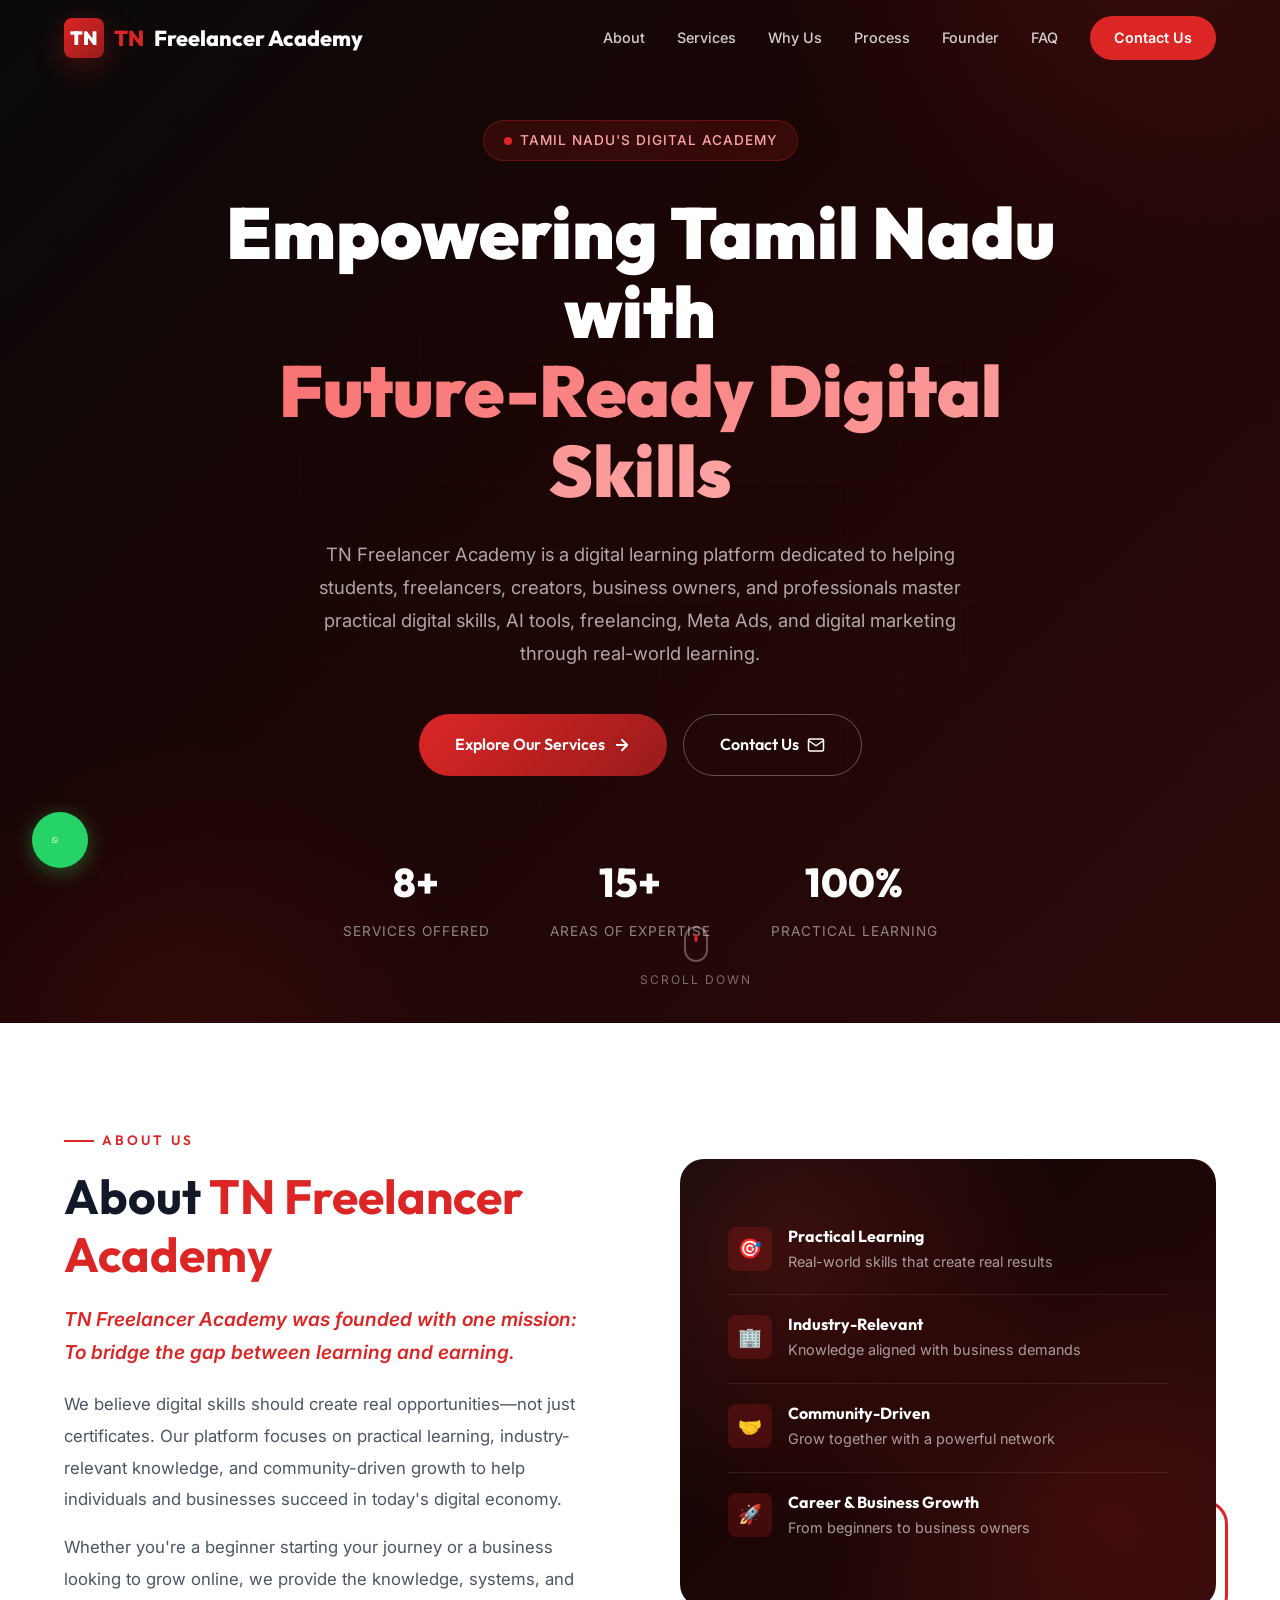
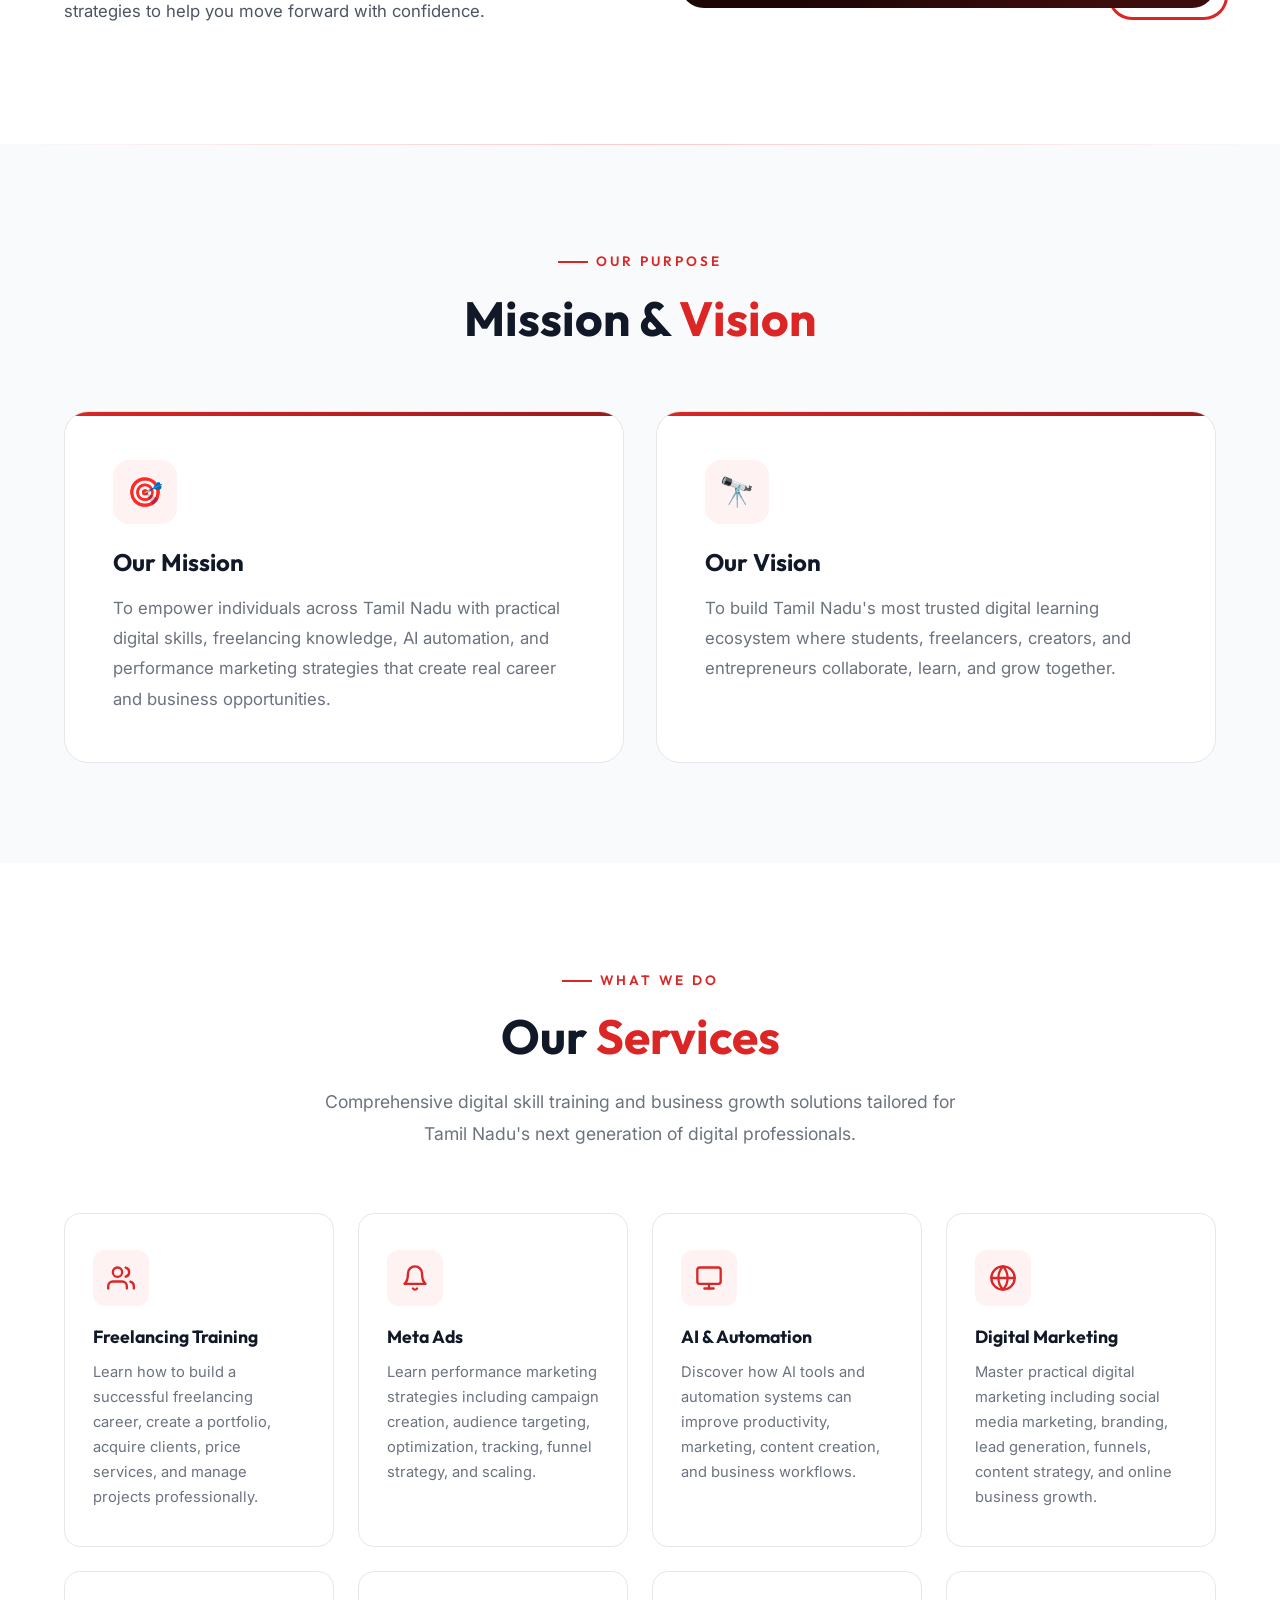
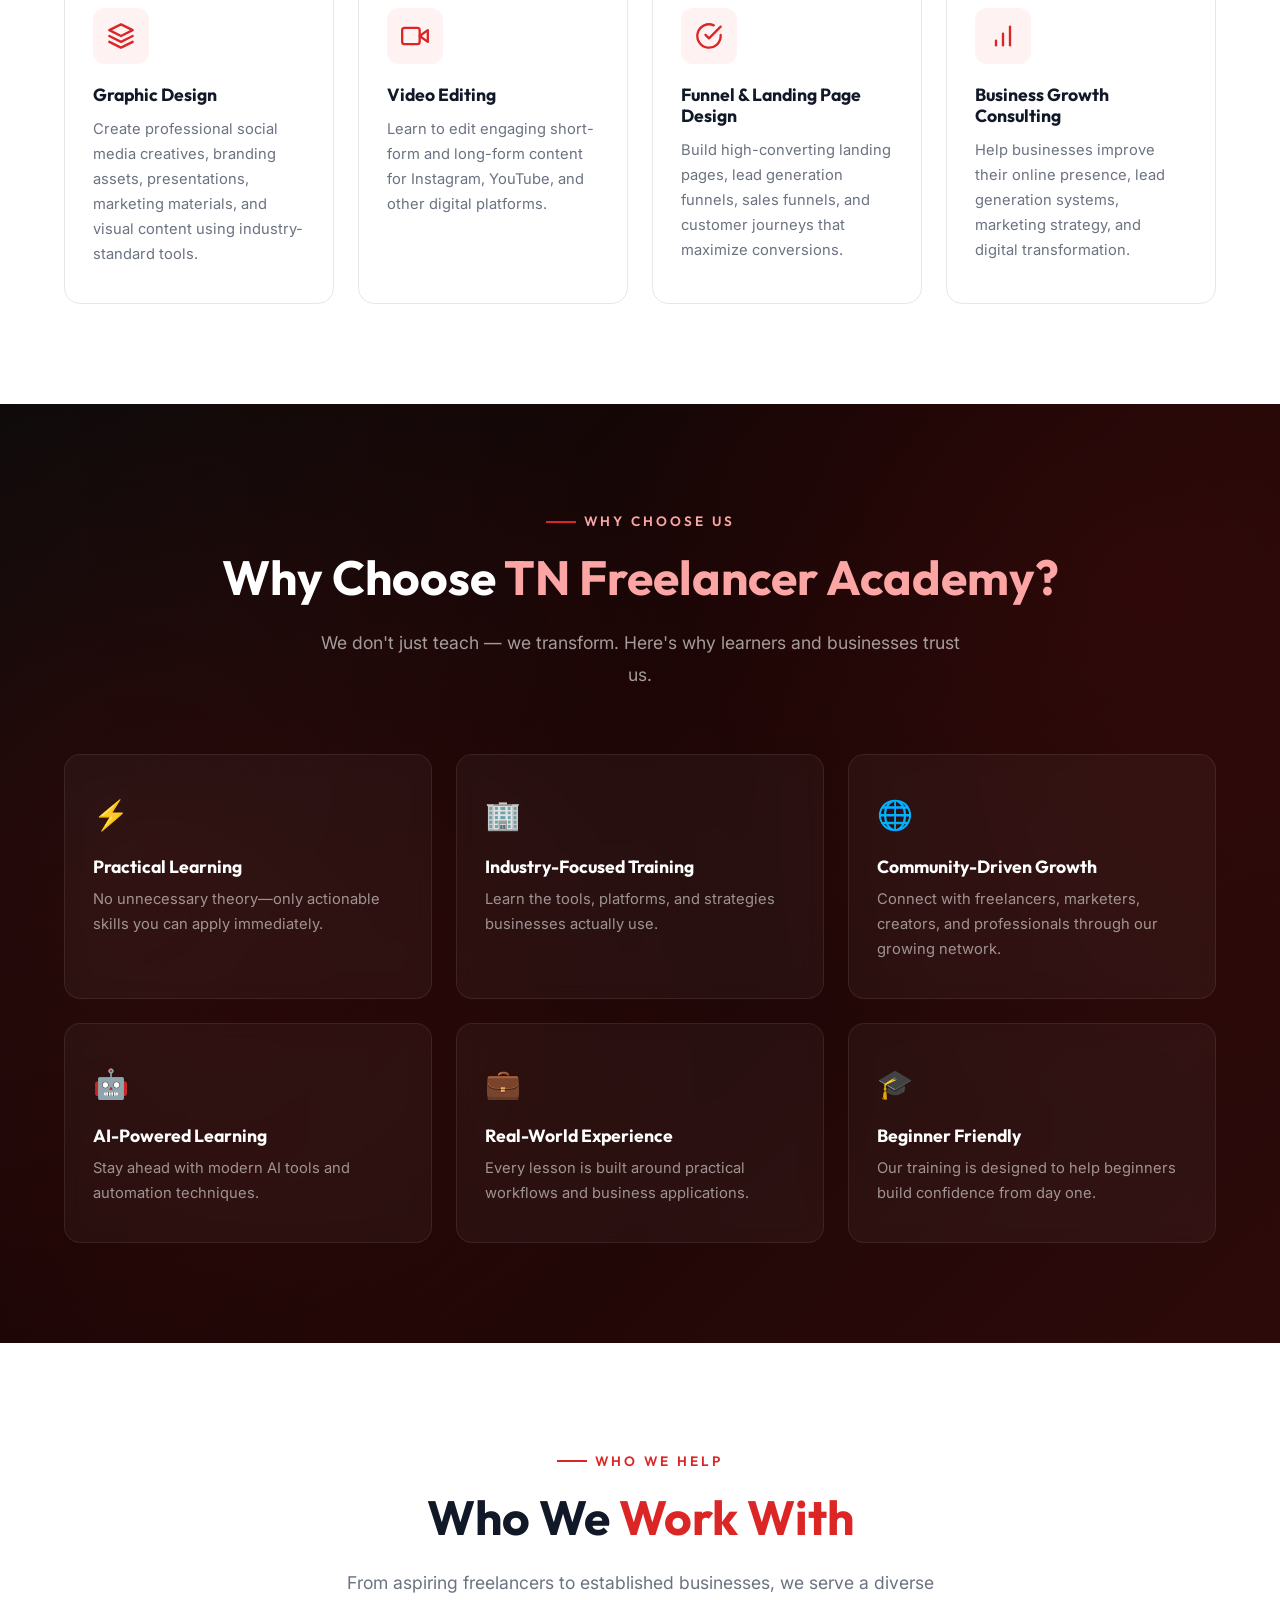
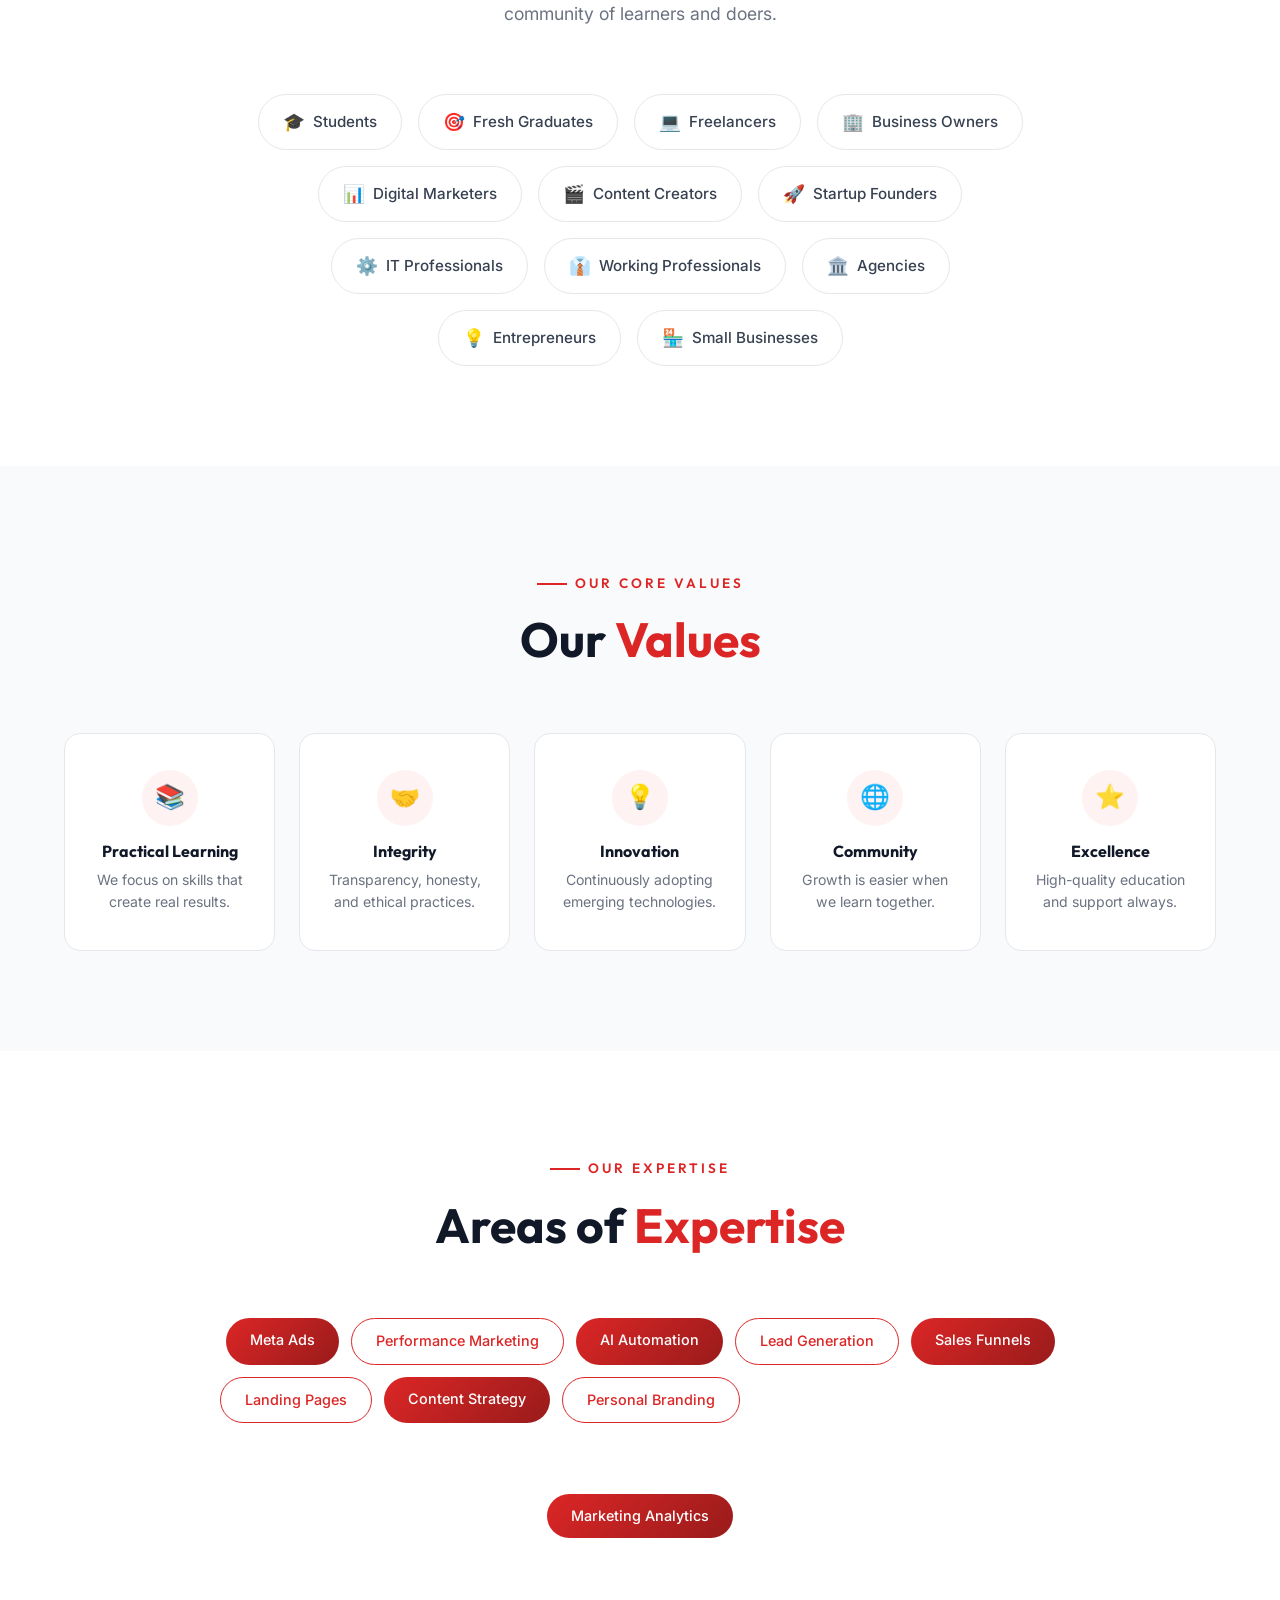
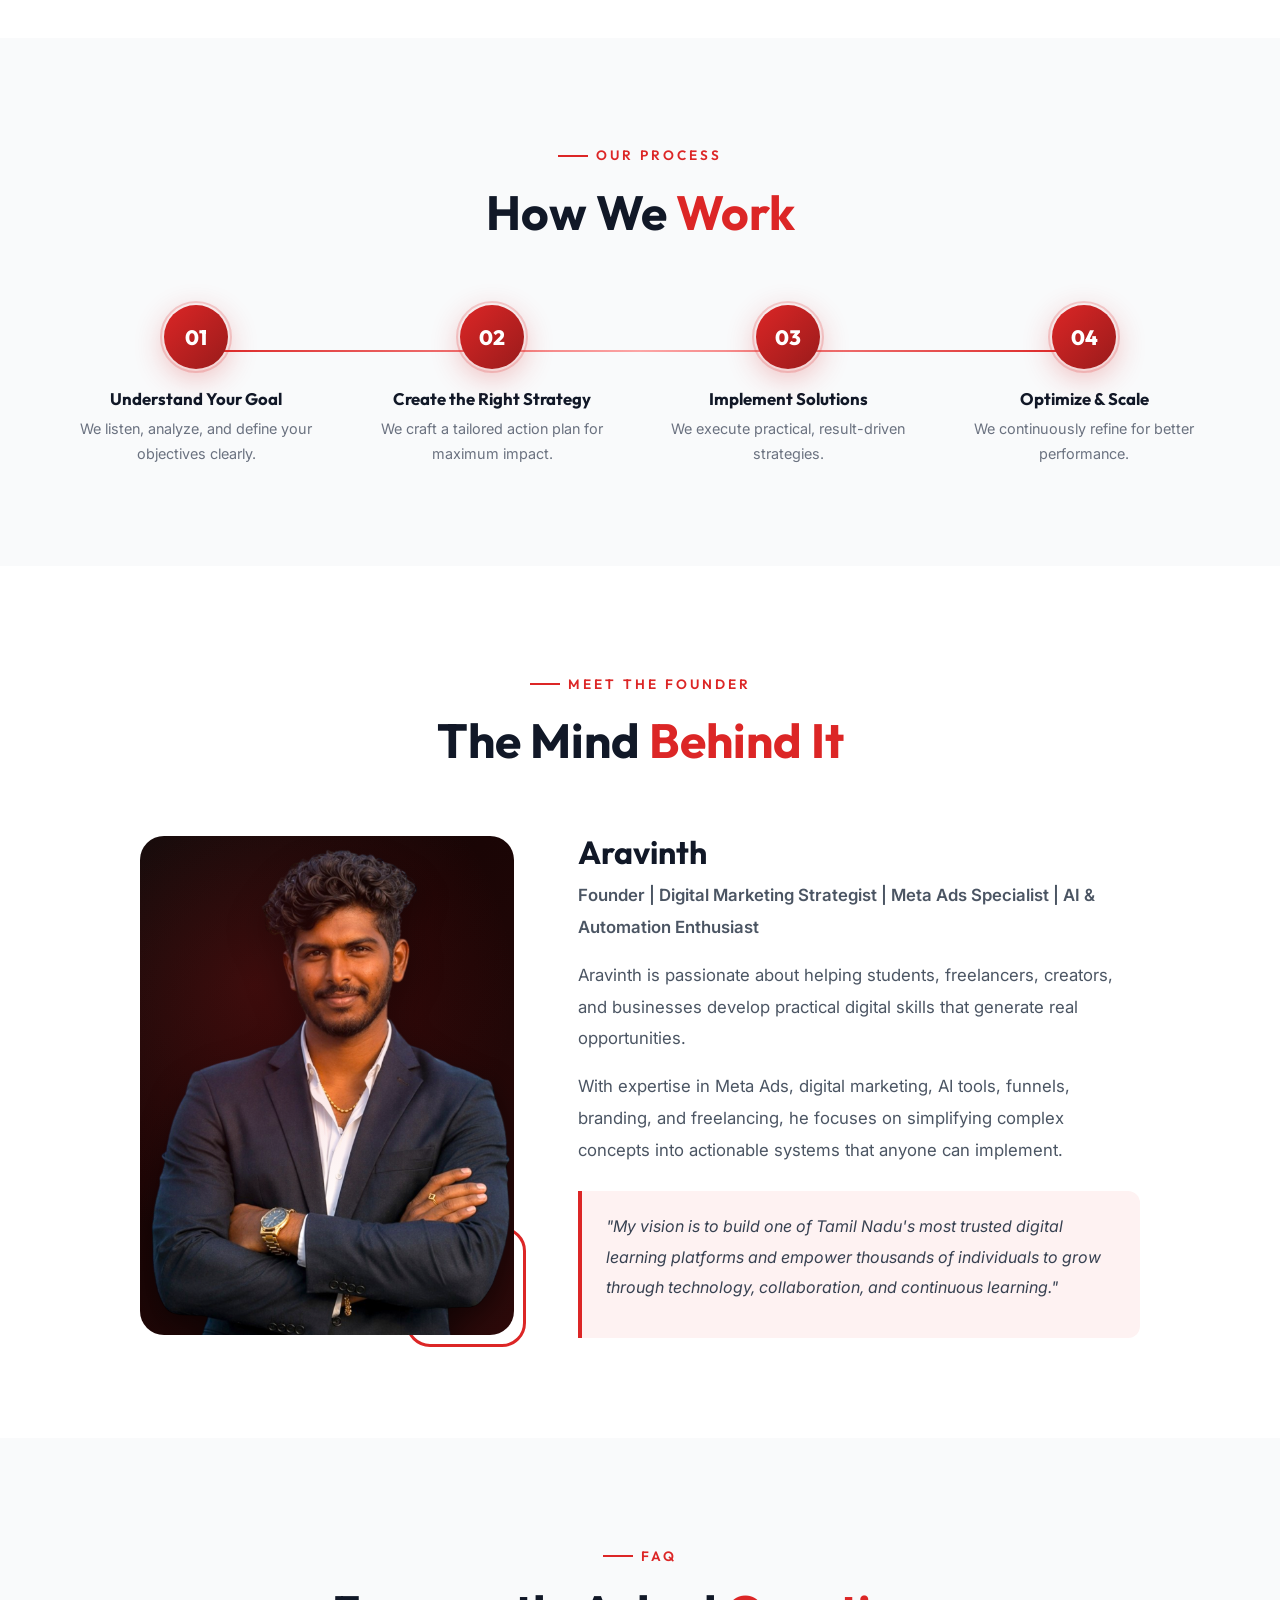
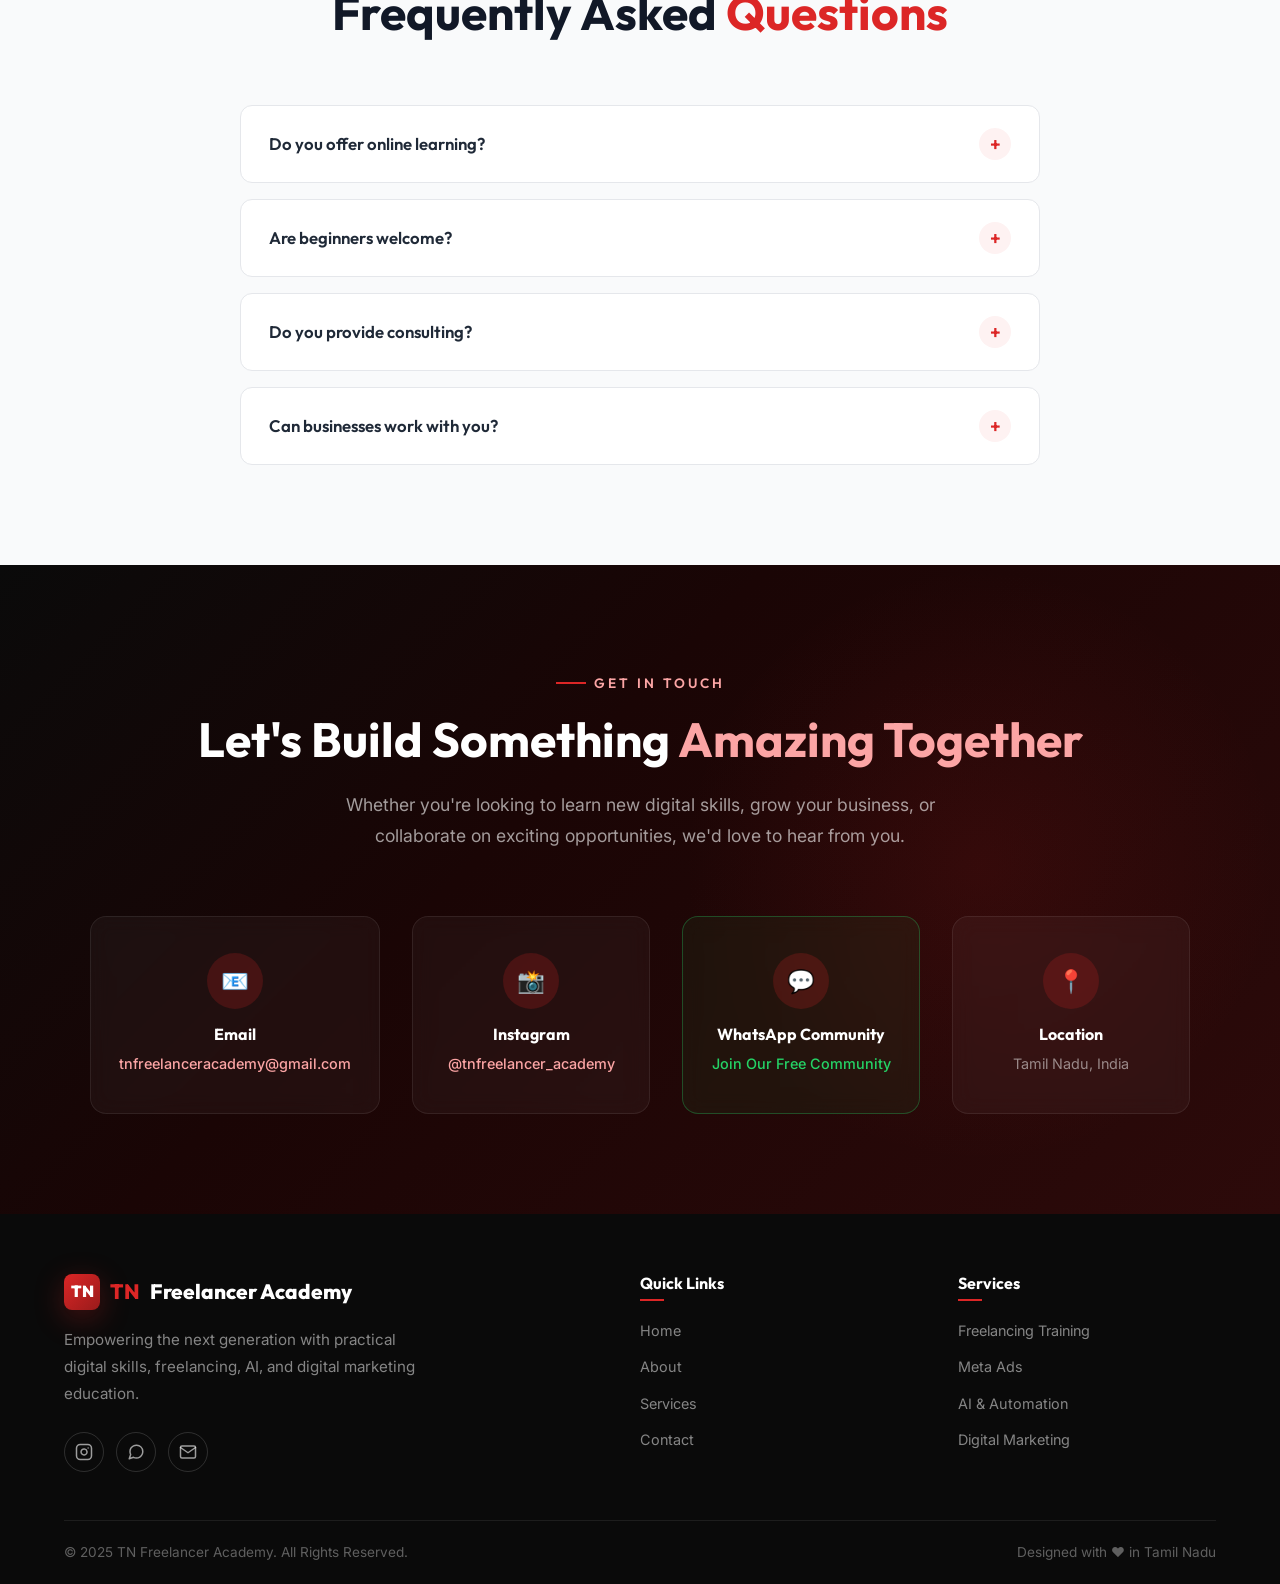
<file: index.html>
<!DOCTYPE html>
<html lang="en" prefix="og: https://ogp.me/ns#">
<head>
  <meta charset="UTF-8">
  <meta http-equiv="X-UA-Compatible" content="IE=edge">
  <meta name="viewport" content="width=device-width, initial-scale=1.0">

  <!-- ============================================================
       SEO — Search Engine Optimization
       ============================================================ -->
  <title>TN Freelancer Academy | Digital Skills, Meta Ads & Freelancing Training in Tamil Nadu</title>
  <meta name="description" content="TN Freelancer Academy — Tamil Nadu's most trusted digital learning platform. Learn Meta Ads, freelancing, AI automation, digital marketing, graphic design & more. Practical skills that create real careers and businesses.">
  <meta name="keywords" content="TN Freelancer Academy, digital marketing Tamil Nadu, Meta Ads training, freelancing course Tamil Nadu, AI automation, digital skills, online learning Tamil Nadu, Aravinth, performance marketing, lead generation, sales funnel, graphic design course">
  <meta name="author" content="Aravinth, TN Freelancer Academy">
  <meta name="robots" content="index, follow, max-snippet:-1, max-image-preview:large, max-video-preview:-1">
  <meta name="revisit-after" content="7 days">
  <meta name="language" content="English">
  <meta name="rating" content="General">
  <link rel="canonical" href="https://araviiii.github.io/tnfa-test/">

  <!-- ============================================================
       GEO — Generative Engine Optimization (AI Search Signals)
       Clear entity definition for ChatGPT, Perplexity, Gemini
       ============================================================ -->
  <meta name="subject" content="Digital Education and Freelancing Training in Tamil Nadu, India">
  <meta name="topic" content="Digital Marketing, Meta Ads, AI Automation, Freelancing, Business Growth">
  <meta name="category" content="Education, Digital Marketing, Freelancing">
  <meta name="classification" content="Educational Platform">
  <meta name="coverage" content="Tamil Nadu, India">
  <meta name="distribution" content="global">
  <meta name="target" content="students, freelancers, entrepreneurs, business owners, digital marketers">
  <!-- Entity signals for AI answer engines -->
  <meta name="abstract" content="TN Freelancer Academy is a Tamil Nadu-based digital education platform founded by Aravinth. It provides practical training in Meta Ads, AI automation, freelancing, digital marketing, graphic design, video editing, funnel design, and business growth consulting.">
  <meta name="summary" content="Practical digital skills training platform in Tamil Nadu bridging the gap between learning and earning through Meta Ads, AI tools, freelancing, and digital marketing education.">

  <!-- ============================================================
       AEO — Answer Engine Optimization (Voice & Featured Snippets)
       ============================================================ -->
  <meta name="speakable" content="TN Freelancer Academy offers Meta Ads, freelancing training, AI automation, and digital marketing courses in Tamil Nadu, India.">

  <!-- ============================================================
       GEO Targeting — Geographic SEO Signals
       ============================================================ -->
  <meta name="geo.region" content="IN-TN">
  <meta name="geo.placename" content="Tamil Nadu, India">
  <meta name="geo.position" content="11.1271;78.6569">
  <meta name="ICBM" content="11.1271, 78.6569">

  <!-- ============================================================
       OXS — Organic Experience Score (Performance & UX Signals)
       Core Web Vitals, Preloading, DNS Prefetch, Theme
       ============================================================ -->
  <meta name="theme-color" content="#dc2626">
  <meta name="color-scheme" content="light">
  <meta name="mobile-web-app-capable" content="yes">
  <meta name="apple-mobile-web-app-capable" content="yes">
  <meta name="apple-mobile-web-app-status-bar-style" content="black-translucent">
  <meta name="apple-mobile-web-app-title" content="TN Freelancer Academy">
  <meta name="format-detection" content="telephone=no">
  <!-- DNS Prefetch for faster resource loading -->
  <link rel="dns-prefetch" href="//fonts.googleapis.com">
  <link rel="dns-prefetch" href="//fonts.gstatic.com">
  <link rel="dns-prefetch" href="//www.google-analytics.com">
  <!-- Preconnect critical origins -->
  <link rel="preconnect" href="https://fonts.googleapis.com">
  <link rel="preconnect" href="https://fonts.gstatic.com" crossorigin>
  <!-- Preload critical CSS & fonts for LCP improvement -->
  <link rel="preload" href="styles.css" as="style">
  <link rel="preload" href="images/founder.png" as="image">

  <!-- ============================================================
       Open Graph — Social Sharing (Facebook, WhatsApp, LinkedIn)
       ============================================================ -->
  <meta property="og:type" content="website">
  <meta property="og:site_name" content="TN Freelancer Academy">
  <meta property="og:title" content="TN Freelancer Academy | Digital Skills & Freelancing Training in Tamil Nadu">
  <meta property="og:description" content="Learn Meta Ads, AI automation, freelancing, digital marketing & more. Tamil Nadu's most trusted digital learning platform — practical skills that create real careers and businesses.">
  <meta property="og:url" content="https://araviiii.github.io/tnfa-test/">
  <meta property="og:image" content="https://araviiii.github.io/tnfa-test/images/founder.png">
  <meta property="og:image:width" content="800">
  <meta property="og:image:height" content="600">
  <meta property="og:image:alt" content="Aravinth - Founder of TN Freelancer Academy">
  <meta property="og:locale" content="en_IN">
  <meta property="og:locale:alternate" content="ta_IN">

  <!-- ============================================================
       Twitter / X Cards
       ============================================================ -->
  <meta name="twitter:card" content="summary_large_image">
  <meta name="twitter:title" content="TN Freelancer Academy | Digital Skills & Freelancing Training">
  <meta name="twitter:description" content="Master Meta Ads, freelancing, AI tools & digital marketing. Tamil Nadu's most practical digital learning platform.">
  <meta name="twitter:image" content="https://araviiii.github.io/tnfa-test/images/founder.png">
  <meta name="twitter:image:alt" content="TN Freelancer Academy - Digital Skills Training Tamil Nadu">
  <meta name="twitter:creator" content="@tnfreelancer_academy">
  <meta name="twitter:site" content="@tnfreelancer_academy">

  <!-- ============================================================
       JSON-LD Structured Data (Schema.org)
       SEO + AEO + GEO signals for Google, AI engines & voice search
       ============================================================ -->
  <script type="application/ld+json">
  {
    "@context": "https://schema.org",
    "@graph": [
      {
        "@type": ["EducationalOrganization", "LocalBusiness", "Organization"],
        "@id": "https://araviiii.github.io/tnfa-test/#organization",
        "name": "TN Freelancer Academy",
        "alternateName": "TNFA",
        "url": "https://araviiii.github.io/tnfa-test/",
        "logo": {
          "@type": "ImageObject",
          "url": "https://araviiii.github.io/tnfa-test/images/founder.png",
          "width": 800,
          "height": 600
        },
        "image": "https://araviiii.github.io/tnfa-test/images/founder.png",
        "description": "TN Freelancer Academy is a digital learning platform in Tamil Nadu dedicated to helping students, freelancers, creators, business owners, and professionals master practical digital skills, AI tools, freelancing, Meta Ads, and digital marketing through real-world learning.",
        "foundingDate": "2024",
        "areaServed": {
          "@type": "State",
          "name": "Tamil Nadu",
          "containedInPlace": {
            "@type": "Country",
            "name": "India"
          }
        },
        "address": {
          "@type": "PostalAddress",
          "addressRegion": "Tamil Nadu",
          "addressCountry": "IN"
        },
        "contactPoint": [
          {
            "@type": "ContactPoint",
            "email": "tnfreelanceracademy@gmail.com",
            "contactType": "customer support",
            "availableLanguage": ["English", "Tamil"]
          }
        ],
        "sameAs": [
          "https://instagram.com/tnfreelancer_academy",
          "https://chat.whatsapp.com/HcTSZs4dpVO7YnMLN7OPug"
        ],
        "knowsAbout": [
          "Meta Ads", "Performance Marketing", "AI Automation",
          "Lead Generation", "Sales Funnels", "Landing Pages",
          "Content Strategy", "Personal Branding", "Freelancing",
          "Digital Marketing", "Graphic Design", "Video Editing",
          "Business Growth", "Social Media Marketing", "Marketing Analytics"
        ],
        "hasOfferCatalog": {
          "@type": "OfferCatalog",
          "name": "Digital Skills Training Programs",
          "itemListElement": [
            {
              "@type": "Offer",
              "itemOffered": {
                "@type": "Course",
                "name": "Freelancing Training",
                "description": "Learn how to build a successful freelancing career, create a portfolio, acquire clients, price services, and manage projects professionally.",
                "provider": { "@id": "https://araviiii.github.io/tnfa-test/#organization" }
              }
            },
            {
              "@type": "Offer",
              "itemOffered": {
                "@type": "Course",
                "name": "Meta Ads Training",
                "description": "Learn performance marketing strategies including campaign creation, audience targeting, optimization, tracking, funnel strategy, and scaling.",
                "provider": { "@id": "https://araviiii.github.io/tnfa-test/#organization" }
              }
            },
            {
              "@type": "Offer",
              "itemOffered": {
                "@type": "Course",
                "name": "AI & Automation",
                "description": "Discover how AI tools and automation systems can improve productivity, marketing, content creation, and business workflows.",
                "provider": { "@id": "https://araviiii.github.io/tnfa-test/#organization" }
              }
            },
            {
              "@type": "Offer",
              "itemOffered": {
                "@type": "Course",
                "name": "Digital Marketing",
                "description": "Master practical digital marketing including social media marketing, branding, lead generation, funnels, content strategy, and online business growth.",
                "provider": { "@id": "https://araviiii.github.io/tnfa-test/#organization" }
              }
            }
          ]
        }
      },
      {
        "@type": "Person",
        "@id": "https://araviiii.github.io/tnfa-test/#founder",
        "name": "Aravinth",
        "jobTitle": "Founder & Digital Marketing Strategist",
        "worksFor": { "@id": "https://araviiii.github.io/tnfa-test/#organization" },
        "description": "Aravinth is a Digital Marketing Strategist, Meta Ads Specialist, and AI & Automation Enthusiast who founded TN Freelancer Academy to empower students, freelancers, and businesses in Tamil Nadu with practical digital skills.",
        "knowsAbout": ["Meta Ads", "Digital Marketing", "AI Automation", "Freelancing", "Sales Funnels", "Personal Branding"],
        "image": "https://araviiii.github.io/tnfa-test/images/founder.png",
        "sameAs": ["https://instagram.com/tnfreelancer_academy"]
      },
      {
        "@type": "WebSite",
        "@id": "https://araviiii.github.io/tnfa-test/#website",
        "url": "https://araviiii.github.io/tnfa-test/",
        "name": "TN Freelancer Academy",
        "description": "Tamil Nadu's most trusted digital learning platform for Meta Ads, freelancing, AI automation, and digital marketing education.",
        "publisher": { "@id": "https://araviiii.github.io/tnfa-test/#organization" },
        "inLanguage": "en-IN",
        "potentialAction": {
          "@type": "SearchAction",
          "target": "https://araviiii.github.io/tnfa-test/#services",
          "query-input": "required name=search_term_string"
        }
      },
      {
        "@type": "FAQPage",
        "@id": "https://araviiii.github.io/tnfa-test/#faq",
        "mainEntity": [
          {
            "@type": "Question",
            "name": "Does TN Freelancer Academy offer online learning?",
            "acceptedAnswer": {
              "@type": "Answer",
              "text": "Yes. TN Freelancer Academy programs are designed for online learning with practical demonstrations and real-world examples. Students can learn from anywhere at their own pace."
            }
          },
          {
            "@type": "Question",
            "name": "Is TN Freelancer Academy beginner friendly?",
            "acceptedAnswer": {
              "@type": "Answer",
              "text": "Absolutely. The content is designed to help beginners learn from the fundamentals, building knowledge step by step to gain confidence and practical skills."
            }
          },
          {
            "@type": "Question",
            "name": "Does TN Freelancer Academy provide consulting services?",
            "acceptedAnswer": {
              "@type": "Answer",
              "text": "Yes. TN Freelancer Academy provides consulting for digital marketing, Meta Ads, branding, funnels, and business growth. All consulting is practical and results-driven."
            }
          },
          {
            "@type": "Question",
            "name": "Can businesses work with TN Freelancer Academy?",
            "acceptedAnswer": {
              "@type": "Answer",
              "text": "Yes. TN Freelancer Academy collaborates with startups, entrepreneurs, agencies, and businesses seeking digital growth solutions, from strategy to execution."
            }
          },
          {
            "@type": "Question",
            "name": "What courses does TN Freelancer Academy offer?",
            "acceptedAnswer": {
              "@type": "Answer",
              "text": "TN Freelancer Academy offers training in Freelancing, Meta Ads, AI & Automation, Digital Marketing, Graphic Design, Video Editing, Funnel & Landing Page Design, and Business Growth Consulting."
            }
          },
          {
            "@type": "Question",
            "name": "Where is TN Freelancer Academy located?",
            "acceptedAnswer": {
              "@type": "Answer",
              "text": "TN Freelancer Academy is based in Tamil Nadu, India, and offers online learning programs accessible to students and professionals across Tamil Nadu and beyond."
            }
          }
        ]
      },
      {
        "@type": "BreadcrumbList",
        "itemListElement": [
          { "@type": "ListItem", "position": 1, "name": "Home", "item": "https://araviiii.github.io/tnfa-test/" },
          { "@type": "ListItem", "position": 2, "name": "Services", "item": "https://araviiii.github.io/tnfa-test/#services" },
          { "@type": "ListItem", "position": 3, "name": "About", "item": "https://araviiii.github.io/tnfa-test/#about" },
          { "@type": "ListItem", "position": 4, "name": "Contact", "item": "https://araviiii.github.io/tnfa-test/#contact" }
        ]
      }
    ]
  }
  </script>

  <!-- Favicon -->
  <link rel="icon" href="data:image/svg+xml,<svg xmlns='http://www.w3.org/2000/svg' viewBox='0 0 32 32'><rect width='32' height='32' rx='6' fill='%23dc2626'/><text x='50%25' y='55%25' dominant-baseline='middle' text-anchor='middle' fill='white' font-family='sans-serif' font-weight='900' font-size='18'>TN</text></svg>">
  <link rel="apple-touch-icon" href="data:image/svg+xml,<svg xmlns='http://www.w3.org/2000/svg' viewBox='0 0 32 32'><rect width='32' height='32' rx='6' fill='%23dc2626'/><text x='50%25' y='55%25' dominant-baseline='middle' text-anchor='middle' fill='white' font-family='sans-serif' font-weight='900' font-size='18'>TN</text></svg>">

  <!-- Google Fonts -->
  <link href="https://fonts.googleapis.com/css2?family=Inter:wght@300;400;500;600;700;800;900&family=Outfit:wght@300;400;500;600;700;800;900&display=swap" rel="stylesheet">

  <!-- Stylesheet -->
  <link rel="stylesheet" href="styles.css">

</head>
<body>

  <!-- ===== NAVIGATION ===== -->
  <nav class="navbar" id="navbar">
    <div class="container">
      <a href="#hero" class="nav-logo">
        <div class="nav-logo-icon">TN</div>
        <span>TN</span> Freelancer Academy
      </a>
      <div class="nav-links" id="navLinks">
        <a href="#about">About</a>
        <a href="#services">Services</a>
        <a href="#why-us">Why Us</a>
        <a href="#process">Process</a>
        <a href="#founder">Founder</a>
        <a href="#faq">FAQ</a>
        <a href="#contact" class="nav-cta">Contact Us</a>
      </div>
      <div class="nav-toggle" id="navToggle">
        <span></span>
        <span></span>
        <span></span>
      </div>
    </div>
  </nav>

  <!-- ===== HERO SECTION ===== -->
  <section class="hero" id="hero">
    <div class="hero-grid"></div>
    <div class="container">
      <div class="hero-badge">
        <div class="hero-badge-dot"></div>
        <span>Tamil Nadu's Digital Academy</span>
      </div>
      <h1>
        Empowering Tamil Nadu with<br>
        <span class="highlight">Future-Ready Digital Skills</span>
      </h1>
      <p class="hero-desc">
        TN Freelancer Academy is a digital learning platform dedicated to helping students, freelancers, creators, business owners, and professionals master practical digital skills, AI tools, freelancing, Meta Ads, and digital marketing through real-world learning.
      </p>
      <div class="hero-buttons">
        <a href="#services" class="btn-primary">
          Explore Our Services
          <svg width="18" height="18" viewBox="0 0 24 24" fill="none" stroke="currentColor" stroke-width="2.5" stroke-linecap="round" stroke-linejoin="round"><path d="M5 12h14M12 5l7 7-7 7"/></svg>
        </a>
        <a href="#contact" class="btn-secondary">
          Contact Us
          <svg width="18" height="18" viewBox="0 0 24 24" fill="none" stroke="currentColor" stroke-width="2" stroke-linecap="round" stroke-linejoin="round"><path d="M4 4h16c1.1 0 2 .9 2 2v12c0 1.1-.9 2-2 2H4c-1.1 0-2-.9-2-2V6c0-1.1.9-2 2-2z"/><polyline points="22,6 12,13 2,6"/></svg>
        </a>
      </div>
      <div class="hero-stats">
        <div class="hero-stat">
          <div class="hero-stat-number">8<span>+</span></div>
          <div class="hero-stat-label">Services Offered</div>
        </div>
        <div class="hero-stat">
          <div class="hero-stat-number">15<span>+</span></div>
          <div class="hero-stat-label">Areas of Expertise</div>
        </div>
        <div class="hero-stat">
          <div class="hero-stat-number">100<span>%</span></div>
          <div class="hero-stat-label">Practical Learning</div>
        </div>
      </div>
    </div>
    <div class="scroll-indicator">
      <div class="scroll-mouse"></div>
      <span>Scroll Down</span>
    </div>
  </section>

  <!-- ===== ABOUT SECTION ===== -->
  <section class="about" id="about">
    <div class="container">
      <div class="about-grid">
        <div class="about-content reveal-left">
          <span class="section-label">About Us</span>
          <h2 class="section-title">About <span>TN Freelancer Academy</span></h2>
          <p class="about-highlight">
            TN Freelancer Academy was founded with one mission:<br>
            To bridge the gap between learning and earning.
          </p>
          <p class="about-text">
            We believe digital skills should create real opportunities—not just certificates. Our platform focuses on practical learning, industry-relevant knowledge, and community-driven growth to help individuals and businesses succeed in today's digital economy.
          </p>
          <p class="about-text">
            Whether you're a beginner starting your journey or a business looking to grow online, we provide the knowledge, systems, and strategies to help you move forward with confidence.
          </p>
        </div>
        <div class="about-visual reveal-right">
          <div class="about-card">
            <div class="about-card-content">
              <div class="about-feature">
                <div class="about-feature-icon">🎯</div>
                <div>
                  <h4>Practical Learning</h4>
                  <p>Real-world skills that create real results</p>
                </div>
              </div>
              <div class="about-feature">
                <div class="about-feature-icon">🏢</div>
                <div>
                  <h4>Industry-Relevant</h4>
                  <p>Knowledge aligned with business demands</p>
                </div>
              </div>
              <div class="about-feature">
                <div class="about-feature-icon">🤝</div>
                <div>
                  <h4>Community-Driven</h4>
                  <p>Grow together with a powerful network</p>
                </div>
              </div>
              <div class="about-feature">
                <div class="about-feature-icon">🚀</div>
                <div>
                  <h4>Career & Business Growth</h4>
                  <p>From beginners to business owners</p>
                </div>
              </div>
            </div>
          </div>
          <div class="founder-decoration"></div>
        </div>
      </div>
    </div>
  </section>

  <!-- ===== MISSION & VISION ===== -->
  <section class="mission-vision" id="mission-vision">
    <div class="container">
      <div class="section-header reveal">
        <span class="section-label">Our Purpose</span>
        <h2 class="section-title">Mission & <span>Vision</span></h2>
      </div>
      <div class="mv-grid">
        <div class="mv-card reveal-left">
          <div class="mv-icon">🎯</div>
          <h3>Our Mission</h3>
          <p>To empower individuals across Tamil Nadu with practical digital skills, freelancing knowledge, AI automation, and performance marketing strategies that create real career and business opportunities.</p>
        </div>
        <div class="mv-card reveal-right">
          <div class="mv-icon">🔭</div>
          <h3>Our Vision</h3>
          <p>To build Tamil Nadu's most trusted digital learning ecosystem where students, freelancers, creators, and entrepreneurs collaborate, learn, and grow together.</p>
        </div>
      </div>
    </div>
  </section>

  <!-- ===== SERVICES SECTION ===== -->
  <section class="services" id="services">
    <div class="container">
      <div class="section-header reveal">
        <span class="section-label">What We Do</span>
        <h2 class="section-title">Our <span>Services</span></h2>
        <p class="section-desc">Comprehensive digital skill training and business growth solutions tailored for Tamil Nadu's next generation of digital professionals.</p>
      </div>
      <div class="services-grid">
        <div class="service-card">
          <div class="service-icon">
            <svg width="28" height="28" viewBox="0 0 24 24" fill="none" stroke="#dc2626" stroke-width="2" stroke-linecap="round" stroke-linejoin="round"><path d="M17 21v-2a4 4 0 0 0-4-4H5a4 4 0 0 0-4 4v2"/><circle cx="9" cy="7" r="4"/><path d="M23 21v-2a4 4 0 0 0-3-3.87"/><path d="M16 3.13a4 4 0 0 1 0 7.75"/></svg>
          </div>
          <h3>Freelancing Training</h3>
          <p>Learn how to build a successful freelancing career, create a portfolio, acquire clients, price services, and manage projects professionally.</p>
        </div>
        <div class="service-card">
          <div class="service-icon">
            <svg width="28" height="28" viewBox="0 0 24 24" fill="none" stroke="#dc2626" stroke-width="2" stroke-linecap="round" stroke-linejoin="round"><path d="M18 8A6 6 0 0 0 6 8c0 7-3 9-3 9h18s-3-2-3-9"/><path d="M13.73 21a2 2 0 0 1-3.46 0"/></svg>
          </div>
          <h3>Meta Ads</h3>
          <p>Learn performance marketing strategies including campaign creation, audience targeting, optimization, tracking, funnel strategy, and scaling.</p>
        </div>
        <div class="service-card">
          <div class="service-icon">
            <svg width="28" height="28" viewBox="0 0 24 24" fill="none" stroke="#dc2626" stroke-width="2" stroke-linecap="round" stroke-linejoin="round"><rect x="2" y="3" width="20" height="14" rx="2" ry="2"/><line x1="8" y1="21" x2="16" y2="21"/><line x1="12" y1="17" x2="12" y2="21"/></svg>
          </div>
          <h3>AI & Automation</h3>
          <p>Discover how AI tools and automation systems can improve productivity, marketing, content creation, and business workflows.</p>
        </div>
        <div class="service-card">
          <div class="service-icon">
            <svg width="28" height="28" viewBox="0 0 24 24" fill="none" stroke="#dc2626" stroke-width="2" stroke-linecap="round" stroke-linejoin="round"><circle cx="12" cy="12" r="10"/><line x1="2" y1="12" x2="22" y2="12"/><path d="M12 2a15.3 15.3 0 0 1 4 10 15.3 15.3 0 0 1-4 10 15.3 15.3 0 0 1-4-10 15.3 15.3 0 0 1 4-10z"/></svg>
          </div>
          <h3>Digital Marketing</h3>
          <p>Master practical digital marketing including social media marketing, branding, lead generation, funnels, content strategy, and online business growth.</p>
        </div>
        <div class="service-card">
          <div class="service-icon">
            <svg width="28" height="28" viewBox="0 0 24 24" fill="none" stroke="#dc2626" stroke-width="2" stroke-linecap="round" stroke-linejoin="round"><polygon points="12 2 2 7 12 12 22 7 12 2"/><polyline points="2 17 12 22 22 17"/><polyline points="2 12 12 17 22 12"/></svg>
          </div>
          <h3>Graphic Design</h3>
          <p>Create professional social media creatives, branding assets, presentations, marketing materials, and visual content using industry-standard tools.</p>
        </div>
        <div class="service-card">
          <div class="service-icon">
            <svg width="28" height="28" viewBox="0 0 24 24" fill="none" stroke="#dc2626" stroke-width="2" stroke-linecap="round" stroke-linejoin="round"><polygon points="23 7 16 12 23 17 23 7"/><rect x="1" y="5" width="15" height="14" rx="2" ry="2"/></svg>
          </div>
          <h3>Video Editing</h3>
          <p>Learn to edit engaging short-form and long-form content for Instagram, YouTube, and other digital platforms.</p>
        </div>
        <div class="service-card">
          <div class="service-icon">
            <svg width="28" height="28" viewBox="0 0 24 24" fill="none" stroke="#dc2626" stroke-width="2" stroke-linecap="round" stroke-linejoin="round"><path d="M22 11.08V12a10 10 0 1 1-5.93-9.14"/><polyline points="22 4 12 14.01 9 11.01"/></svg>
          </div>
          <h3>Funnel & Landing Page Design</h3>
          <p>Build high-converting landing pages, lead generation funnels, sales funnels, and customer journeys that maximize conversions.</p>
        </div>
        <div class="service-card">
          <div class="service-icon">
            <svg width="28" height="28" viewBox="0 0 24 24" fill="none" stroke="#dc2626" stroke-width="2" stroke-linecap="round" stroke-linejoin="round"><line x1="12" y1="20" x2="12" y2="10"/><line x1="18" y1="20" x2="18" y2="4"/><line x1="6" y1="20" x2="6" y2="16"/></svg>
          </div>
          <h3>Business Growth Consulting</h3>
          <p>Help businesses improve their online presence, lead generation systems, marketing strategy, and digital transformation.</p>
        </div>
      </div>
    </div>
  </section>

  <!-- ===== WHY CHOOSE US ===== -->
  <section class="why-us" id="why-us">
    <div class="container">
      <div class="section-header reveal">
        <span class="section-label" style="color: var(--red-300);">Why Choose Us</span>
        <h2 class="section-title">Why Choose <span style="color: var(--red-300);">TN Freelancer Academy?</span></h2>
        <p class="section-desc">We don't just teach — we transform. Here's why learners and businesses trust us.</p>
      </div>
      <div class="why-grid">
        <div class="why-card">
          <div class="why-card-icon">⚡</div>
          <h3>Practical Learning</h3>
          <p>No unnecessary theory—only actionable skills you can apply immediately.</p>
        </div>
        <div class="why-card">
          <div class="why-card-icon">🏢</div>
          <h3>Industry-Focused Training</h3>
          <p>Learn the tools, platforms, and strategies businesses actually use.</p>
        </div>
        <div class="why-card">
          <div class="why-card-icon">🌐</div>
          <h3>Community-Driven Growth</h3>
          <p>Connect with freelancers, marketers, creators, and professionals through our growing network.</p>
        </div>
        <div class="why-card">
          <div class="why-card-icon">🤖</div>
          <h3>AI-Powered Learning</h3>
          <p>Stay ahead with modern AI tools and automation techniques.</p>
        </div>
        <div class="why-card">
          <div class="why-card-icon">💼</div>
          <h3>Real-World Experience</h3>
          <p>Every lesson is built around practical workflows and business applications.</p>
        </div>
        <div class="why-card">
          <div class="why-card-icon">🎓</div>
          <h3>Beginner Friendly</h3>
          <p>Our training is designed to help beginners build confidence from day one.</p>
        </div>
      </div>
    </div>
  </section>

  <!-- ===== WHO WE HELP ===== -->
  <section class="who-we-help" id="who-we-help">
    <div class="container">
      <div class="section-header reveal">
        <span class="section-label">Who We Help</span>
        <h2 class="section-title">Who We <span>Work With</span></h2>
        <p class="section-desc">From aspiring freelancers to established businesses, we serve a diverse community of learners and doers.</p>
      </div>
      <div class="who-tags">
        <div class="who-tag"><span class="who-tag-icon">🎓</span> Students</div>
        <div class="who-tag"><span class="who-tag-icon">🎯</span> Fresh Graduates</div>
        <div class="who-tag"><span class="who-tag-icon">💻</span> Freelancers</div>
        <div class="who-tag"><span class="who-tag-icon">🏢</span> Business Owners</div>
        <div class="who-tag"><span class="who-tag-icon">📊</span> Digital Marketers</div>
        <div class="who-tag"><span class="who-tag-icon">🎬</span> Content Creators</div>
        <div class="who-tag"><span class="who-tag-icon">🚀</span> Startup Founders</div>
        <div class="who-tag"><span class="who-tag-icon">⚙️</span> IT Professionals</div>
        <div class="who-tag"><span class="who-tag-icon">👔</span> Working Professionals</div>
        <div class="who-tag"><span class="who-tag-icon">🏛️</span> Agencies</div>
        <div class="who-tag"><span class="who-tag-icon">💡</span> Entrepreneurs</div>
        <div class="who-tag"><span class="who-tag-icon">🏪</span> Small Businesses</div>
      </div>
    </div>
  </section>

  <!-- ===== OUR VALUES ===== -->
  <section class="values" id="values">
    <div class="container">
      <div class="section-header reveal">
        <span class="section-label">Our Core Values</span>
        <h2 class="section-title">Our <span>Values</span></h2>
      </div>
      <div class="values-grid">
        <div class="value-card">
          <div class="value-icon">📚</div>
          <h3>Practical Learning</h3>
          <p>We focus on skills that create real results.</p>
        </div>
        <div class="value-card">
          <div class="value-icon">🤝</div>
          <h3>Integrity</h3>
          <p>Transparency, honesty, and ethical practices.</p>
        </div>
        <div class="value-card">
          <div class="value-icon">💡</div>
          <h3>Innovation</h3>
          <p>Continuously adopting emerging technologies.</p>
        </div>
        <div class="value-card">
          <div class="value-icon">🌐</div>
          <h3>Community</h3>
          <p>Growth is easier when we learn together.</p>
        </div>
        <div class="value-card">
          <div class="value-icon">⭐</div>
          <h3>Excellence</h3>
          <p>High-quality education and support always.</p>
        </div>
      </div>
    </div>
  </section>

  <!-- ===== EXPERTISE ===== -->
  <section class="expertise" id="expertise">
    <div class="container">
      <div class="section-header reveal">
        <span class="section-label">Our Expertise</span>
        <h2 class="section-title">Areas of <span>Expertise</span></h2>
      </div>
      <div class="expertise-tags">
        <span class="expertise-tag">Meta Ads</span>
        <span class="expertise-tag">Performance Marketing</span>
        <span class="expertise-tag">AI Automation</span>
        <span class="expertise-tag">Lead Generation</span>
        <span class="expertise-tag">Sales Funnels</span>
        <span class="expertise-tag">Landing Pages</span>
        <span class="expertise-tag">Content Strategy</span>
        <span class="expertise-tag">Personal Branding</span>
        <span class="expertise-tag">Freelancing</span>
        <span class="expertise-tag">Digital Marketing</span>
        <span class="expertise-tag">Graphic Design</span>
        <span class="expertise-tag">Video Editing</span>
        <span class="expertise-tag">Business Growth</span>
        <span class="expertise-tag">Social Media Marketing</span>
        <span class="expertise-tag">Marketing Analytics</span>
      </div>
    </div>
  </section>

  <!-- ===== OUR PROCESS ===== -->
  <section class="process" id="process">
    <div class="container">
      <div class="section-header reveal">
        <span class="section-label">Our Process</span>
        <h2 class="section-title">How We <span>Work</span></h2>
      </div>
      <div class="process-grid">
        <div class="process-step">
          <div class="process-number">01</div>
          <h3>Understand Your Goal</h3>
          <p>We listen, analyze, and define your objectives clearly.</p>
        </div>
        <div class="process-step">
          <div class="process-number">02</div>
          <h3>Create the Right Strategy</h3>
          <p>We craft a tailored action plan for maximum impact.</p>
        </div>
        <div class="process-step">
          <div class="process-number">03</div>
          <h3>Implement Solutions</h3>
          <p>We execute practical, result-driven strategies.</p>
        </div>
        <div class="process-step">
          <div class="process-number">04</div>
          <h3>Optimize & Scale</h3>
          <p>We continuously refine for better performance.</p>
        </div>
      </div>
    </div>
  </section>

  <!-- ===== FOUNDER SECTION ===== -->
  <section class="founder" id="founder">
    <div class="container">
      <div class="section-header reveal">
        <span class="section-label">Meet the Founder</span>
        <h2 class="section-title">The Mind <span>Behind It</span></h2>
      </div>
      <div class="founder-wrapper">
        <div class="founder-image-wrapper reveal-left">
          <div class="founder-image">
            <img src="images/founder.png" alt="Aravinth - Founder of TN Freelancer Academy" class="founder-photo">
          </div>
          <div class="founder-decoration"></div>
        </div>
        <div class="founder-content reveal-right">
          <h3>Aravinth</h3>
          <p class="founder-role">Founder | Digital Marketing Strategist | Meta Ads Specialist | AI & Automation Enthusiast</p>
          <p>Aravinth is passionate about helping students, freelancers, creators, and businesses develop practical digital skills that generate real opportunities.</p>
          <p>With expertise in Meta Ads, digital marketing, AI tools, funnels, branding, and freelancing, he focuses on simplifying complex concepts into actionable systems that anyone can implement.</p>
          <div class="founder-quote">
            <p>"My vision is to build one of Tamil Nadu's most trusted digital learning platforms and empower thousands of individuals to grow through technology, collaboration, and continuous learning."</p>
          </div>
        </div>
      </div>
    </div>
  </section>

  <!-- ===== FAQ SECTION ===== -->
  <section class="faq" id="faq">
    <div class="container">
      <div class="section-header reveal">
        <span class="section-label">FAQ</span>
        <h2 class="section-title">Frequently Asked <span>Questions</span></h2>
      </div>
      <div class="faq-list">
        <div class="faq-item">
          <div class="faq-question">
            Do you offer online learning?
            <div class="faq-toggle">+</div>
          </div>
          <div class="faq-answer">
            <div class="faq-answer-content">
              Yes. Our programs are designed for online learning with practical demonstrations and real-world examples. You can learn from anywhere at your own pace.
            </div>
          </div>
        </div>
        <div class="faq-item">
          <div class="faq-question">
            Are beginners welcome?
            <div class="faq-toggle">+</div>
          </div>
          <div class="faq-answer">
            <div class="faq-answer-content">
              Absolutely. Our content is designed to help beginners learn from the fundamentals. We build your knowledge step by step so you gain confidence as you progress.
            </div>
          </div>
        </div>
        <div class="faq-item">
          <div class="faq-question">
            Do you provide consulting?
            <div class="faq-toggle">+</div>
          </div>
          <div class="faq-answer">
            <div class="faq-answer-content">
              Yes. We provide consulting for digital marketing, Meta Ads, branding, funnels, and business growth. Our consulting is practical and results-driven.
            </div>
          </div>
        </div>
        <div class="faq-item">
          <div class="faq-question">
            Can businesses work with you?
            <div class="faq-toggle">+</div>
          </div>
          <div class="faq-answer">
            <div class="faq-answer-content">
              Yes. We collaborate with startups, entrepreneurs, agencies, and businesses seeking digital growth solutions. From strategy to execution, we can help scale your business.
            </div>
          </div>
        </div>
      </div>
    </div>
  </section>

  <!-- ===== CONTACT SECTION ===== -->
  <section class="contact" id="contact">
    <div class="container">
      <div class="section-header reveal">
        <span class="section-label" style="color: var(--red-300);">Get In Touch</span>
        <h2 class="section-title">Let's Build Something <span style="color: var(--red-300);">Amazing Together</span></h2>
        <p class="section-desc">Whether you're looking to learn new digital skills, grow your business, or collaborate on exciting opportunities, we'd love to hear from you.</p>
      </div>
      <div class="contact-grid contact-grid-4">
        <div class="contact-card reveal">
          <div class="contact-card-icon">📧</div>
          <h4>Email</h4>
          <p><a href="mailto:tnfreelanceracademy@gmail.com">tnfreelanceracademy@gmail.com</a></p>
        </div>
        <div class="contact-card reveal">
          <div class="contact-card-icon">📸</div>
          <h4>Instagram</h4>
          <p><a href="https://instagram.com/tnfreelancer_academy" target="_blank" rel="noopener noreferrer">@tnfreelancer_academy</a></p>
        </div>
        <div class="contact-card contact-card-whatsapp reveal">
          <div class="contact-card-icon">💬</div>
          <h4>WhatsApp Community</h4>
          <p><a href="https://chat.whatsapp.com/HcTSZs4dpVO7YnMLN7OPug" target="_blank" rel="noopener noreferrer">Join Our Free Community</a></p>
        </div>
        <div class="contact-card reveal">
          <div class="contact-card-icon">📍</div>
          <h4>Location</h4>
          <p>Tamil Nadu, India</p>
        </div>
      </div>
    </div>
  </section>

  <!-- ===== FOOTER ===== -->
  <footer class="footer" id="footer">
    <div class="container">
      <div class="footer-grid">
        <div class="footer-brand">
          <div class="footer-logo">
            <div class="nav-logo-icon" style="width:36px;height:36px;font-size:1rem;">TN</div>
            <span>TN</span> Freelancer Academy
          </div>
          <p>Empowering the next generation with practical digital skills, freelancing, AI, and digital marketing education.</p>
          <div class="footer-social">
            <a href="https://instagram.com/tnfreelancer_academy" target="_blank" rel="noopener noreferrer" aria-label="Instagram">
              <svg width="18" height="18" viewBox="0 0 24 24" fill="none" stroke="currentColor" stroke-width="2" stroke-linecap="round" stroke-linejoin="round"><rect x="2" y="2" width="20" height="20" rx="5" ry="5"/><path d="M16 11.37A4 4 0 1 1 12.63 8 4 4 0 0 1 16 11.37z"/><line x1="17.5" y1="6.5" x2="17.51" y2="6.5"/></svg>
            </a>
            <a href="https://chat.whatsapp.com/HcTSZs4dpVO7YnMLN7OPug" target="_blank" rel="noopener noreferrer" aria-label="WhatsApp Community">
              <svg width="18" height="18" viewBox="0 0 24 24" fill="none" stroke="currentColor" stroke-width="2" stroke-linecap="round" stroke-linejoin="round"><path d="M21 11.5a8.38 8.38 0 0 1-.9 3.8 8.5 8.5 0 0 1-7.6 4.7 8.38 8.38 0 0 1-3.8-.9L3 21l1.9-5.7a8.38 8.38 0 0 1-.9-3.8 8.5 8.5 0 0 1 4.7-7.6 8.38 8.38 0 0 1 3.8-.9h.5a8.48 8.48 0 0 1 8 8v.5z"/></svg>
            </a>
            <a href="mailto:tnfreelanceracademy@gmail.com" aria-label="Email">
              <svg width="18" height="18" viewBox="0 0 24 24" fill="none" stroke="currentColor" stroke-width="2" stroke-linecap="round" stroke-linejoin="round"><path d="M4 4h16c1.1 0 2 .9 2 2v12c0 1.1-.9 2-2 2H4c-1.1 0-2-.9-2-2V6c0-1.1.9-2 2-2z"/><polyline points="22,6 12,13 2,6"/></svg>
            </a>
          </div>
        </div>
        <div class="footer-column">
          <h4>Quick Links</h4>
          <a href="#hero">Home</a>
          <a href="#about">About</a>
          <a href="#services">Services</a>
          <a href="#contact">Contact</a>
        </div>
        <div class="footer-column">
          <h4>Services</h4>
          <a href="#services">Freelancing Training</a>
          <a href="#services">Meta Ads</a>
          <a href="#services">AI & Automation</a>
          <a href="#services">Digital Marketing</a>
        </div>
      </div>
      <div class="footer-bottom">
        <p>&copy; 2025 TN Freelancer Academy. All Rights Reserved.</p>
        <p>Designed with ❤️ in Tamil Nadu</p>
      </div>
    </div>
  </footer>

  <!-- ===== FLOATING WHATSAPP BUTTON ===== -->
  <a href="https://chat.whatsapp.com/HcTSZs4dpVO7YnMLN7OPug" target="_blank" rel="noopener noreferrer" class="whatsapp-float" aria-label="Join WhatsApp Community">
    <svg width="28" height="28" viewBox="0 0 24 24" fill="currentColor"><path d="M17.472 14.382c-.297-.149-1.758-.867-2.03-.967-.273-.099-.471-.148-.67.15-.197.297-.767.966-.94 1.164-.173.199-.347.223-.644.075-.297-.15-1.255-.463-2.39-1.475-.883-.788-1.48-1.761-1.653-2.059-.173-.297-.018-.458.13-.606.134-.133.298-.347.446-.52.149-.174.198-.298.298-.497.099-.198.05-.371-.025-.52-.075-.149-.669-1.612-.916-2.207-.242-.579-.487-.5-.669-.51-.173-.008-.371-.01-.57-.01-.198 0-.52.074-.792.372-.272.297-1.04 1.016-1.04 2.479 0 1.462 1.065 2.875 1.213 3.074.149.198 2.096 3.2 5.077 4.487.709.306 1.262.489 1.694.625.712.227 1.36.195 1.871.118.571-.085 1.758-.719 2.006-1.413.248-.694.248-1.289.173-1.413-.074-.124-.272-.198-.57-.347m-5.421 7.403h-.004a9.87 9.87 0 01-5.031-1.378l-.361-.214-3.741.982.998-3.648-.235-.374a9.86 9.86 0 01-1.51-5.26c.001-5.45 4.436-9.884 9.888-9.884 2.64 0 5.122 1.03 6.988 2.898a9.825 9.825 0 012.893 6.994c-.003 5.45-4.437 9.884-9.885 9.884m8.413-18.297A11.815 11.815 0 0012.05 0C5.495 0 .16 5.335.157 11.892c0 2.096.547 4.142 1.588 5.945L.057 24l6.305-1.654a11.882 11.882 0 005.683 1.448h.005c6.554 0 11.89-5.335 11.893-11.893a11.821 11.821 0 00-3.48-8.413z"/></svg>
    <span class="whatsapp-float-label">Join Community</span>
  </a>

  <!-- ===== BACK TO TOP ===== -->
  <button class="back-to-top" id="backToTop" aria-label="Back to top">
    <svg width="20" height="20" viewBox="0 0 24 24" fill="none" stroke="currentColor" stroke-width="2.5" stroke-linecap="round" stroke-linejoin="round"><polyline points="18 15 12 9 6 15"/></svg>
  </button>

  <!-- ===== SCRIPTS ===== -->
  <script src="script.js"></script>
</body>
</html>
</file>
<file: styles.css>
/* ===== GOOGLE FONTS ===== */
@import url('https://fonts.googleapis.com/css2?family=Inter:wght@300;400;500;600;700;800;900&family=Outfit:wght@300;400;500;600;700;800;900&display=swap');

/* ===== CSS CUSTOM PROPERTIES ===== */
:root {
  /* Primary Palette - Rich Red & White */
  --red-50: #fef2f2;
  --red-100: #fee2e2;
  --red-200: #fecaca;
  --red-300: #fca5a5;
  --red-400: #f87171;
  --red-500: #ef4444;
  --red-600: #dc2626;
  --red-700: #b91c1c;
  --red-800: #991b1b;
  --red-900: #7f1d1d;

  --primary: #dc2626;
  --primary-dark: #b91c1c;
  --primary-light: #ef4444;
  --primary-glow: rgba(220, 38, 38, 0.25);

  /* Neutrals */
  --white: #ffffff;
  --off-white: #fafafa;
  --gray-50: #f9fafb;
  --gray-100: #f3f4f6;
  --gray-200: #e5e7eb;
  --gray-300: #d1d5db;
  --gray-400: #9ca3af;
  --gray-500: #6b7280;
  --gray-600: #4b5563;
  --gray-700: #374151;
  --gray-800: #1f2937;
  --gray-900: #111827;
  --black: #0a0a0a;

  /* Gradients */
  --gradient-primary: linear-gradient(135deg, #dc2626 0%, #991b1b 100%);
  --gradient-hero: linear-gradient(135deg, #0a0a0a 0%, #1a0505 40%, #2d0a0a 100%);
  --gradient-card: linear-gradient(145deg, rgba(255,255,255,0.05) 0%, rgba(255,255,255,0.02) 100%);
  --gradient-glow: radial-gradient(600px circle at var(--mouse-x, 50%) var(--mouse-y, 50%), rgba(220, 38, 38, 0.06), transparent 40%);

  /* Typography */
  --font-heading: 'Outfit', sans-serif;
  --font-body: 'Inter', sans-serif;

  /* Spacing */
  --section-padding: 100px 0;
  --container-width: 1200px;

  /* Shadows */
  --shadow-sm: 0 1px 3px rgba(0,0,0,0.06);
  --shadow-md: 0 4px 20px rgba(0,0,0,0.08);
  --shadow-lg: 0 10px 40px rgba(0,0,0,0.12);
  --shadow-xl: 0 20px 60px rgba(0,0,0,0.15);
  --shadow-red: 0 8px 30px rgba(220, 38, 38, 0.3);

  /* Borders */
  --radius-sm: 8px;
  --radius-md: 12px;
  --radius-lg: 16px;
  --radius-xl: 24px;
  --radius-full: 9999px;

  /* Transitions */
  --transition-fast: 0.2s ease;
  --transition-base: 0.3s ease;
  --transition-slow: 0.5s ease;
  --transition-spring: 0.4s cubic-bezier(0.175, 0.885, 0.32, 1.275);
}

/* ===== RESET & BASE ===== */
*,
*::before,
*::after {
  margin: 0;
  padding: 0;
  box-sizing: border-box;
}

html {
  scroll-behavior: smooth;
  scroll-padding-top: 80px;
  font-size: 16px;
}

body {
  font-family: var(--font-body);
  color: var(--gray-800);
  background: var(--white);
  line-height: 1.7;
  overflow-x: hidden;
  -webkit-font-smoothing: antialiased;
  -moz-osx-font-smoothing: grayscale;
}

img {
  max-width: 100%;
  display: block;
}

a {
  text-decoration: none;
  color: inherit;
  transition: var(--transition-base);
}

ul, ol {
  list-style: none;
}

h1, h2, h3, h4, h5, h6 {
  font-family: var(--font-heading);
  font-weight: 700;
  line-height: 1.2;
}

.container {
  max-width: var(--container-width);
  margin: 0 auto;
  padding: 0 24px;
}

/* ===== UTILITY ANIMATIONS ===== */
@keyframes fadeInUp {
  from { opacity: 0; transform: translateY(40px); }
  to { opacity: 1; transform: translateY(0); }
}

@keyframes fadeInLeft {
  from { opacity: 0; transform: translateX(-40px); }
  to { opacity: 1; transform: translateX(0); }
}

@keyframes fadeInRight {
  from { opacity: 0; transform: translateX(40px); }
  to { opacity: 1; transform: translateX(0); }
}

@keyframes scaleIn {
  from { opacity: 0; transform: scale(0.9); }
  to { opacity: 1; transform: scale(1); }
}

@keyframes float {
  0%, 100% { transform: translateY(0); }
  50% { transform: translateY(-12px); }
}

@keyframes pulse-glow {
  0%, 100% { box-shadow: 0 0 0 0 rgba(220, 38, 38, 0.4); }
  50% { box-shadow: 0 0 0 20px rgba(220, 38, 38, 0); }
}

@keyframes shimmer {
  0% { background-position: -200% center; }
  100% { background-position: 200% center; }
}

@keyframes rotate360 {
  from { transform: rotate(0deg); }
  to { transform: rotate(360deg); }
}

@keyframes slideDown {
  from { opacity: 0; transform: translateY(-20px); }
  to { opacity: 1; transform: translateY(0); }
}

.reveal {
  opacity: 0;
  transform: translateY(40px);
  transition: opacity 0.8s ease, transform 0.8s ease;
}

.reveal.active {
  opacity: 1;
  transform: translateY(0);
}

.reveal-left {
  opacity: 0;
  transform: translateX(-40px);
  transition: opacity 0.8s ease, transform 0.8s ease;
}

.reveal-left.active {
  opacity: 1;
  transform: translateX(0);
}

.reveal-right {
  opacity: 0;
  transform: translateX(40px);
  transition: opacity 0.8s ease, transform 0.8s ease;
}

.reveal-right.active {
  opacity: 1;
  transform: translateX(0);
}

/* ===== SECTION TITLE STYLING ===== */
.section-label {
  display: inline-flex;
  align-items: center;
  gap: 8px;
  font-family: var(--font-heading);
  font-size: 0.85rem;
  font-weight: 600;
  letter-spacing: 3px;
  text-transform: uppercase;
  color: var(--primary);
  margin-bottom: 16px;
}

.section-label::before {
  content: '';
  width: 30px;
  height: 2px;
  background: var(--primary);
}

.section-title {
  font-size: clamp(2rem, 4vw, 3rem);
  color: var(--gray-900);
  margin-bottom: 20px;
}

.section-title span {
  color: var(--primary);
}

.section-desc {
  font-size: 1.1rem;
  color: var(--gray-500);
  max-width: 640px;
  margin: 0 auto;
  line-height: 1.8;
}

.section-header {
  text-align: center;
  margin-bottom: 64px;
}

/* ===== NAVIGATION ===== */
.navbar {
  position: fixed;
  top: 0;
  left: 0;
  width: 100%;
  z-index: 1000;
  padding: 16px 0;
  transition: var(--transition-base);
  background: transparent;
}

.navbar.scrolled {
  background: rgba(255, 255, 255, 0.95);
  backdrop-filter: blur(20px);
  -webkit-backdrop-filter: blur(20px);
  border-bottom: 1px solid rgba(220, 38, 38, 0.1);
  padding: 10px 0;
  box-shadow: var(--shadow-sm);
}

.navbar .container {
  display: flex;
  align-items: center;
  justify-content: space-between;
}

.nav-logo {
  display: flex;
  align-items: center;
  gap: 10px;
  font-family: var(--font-heading);
  font-weight: 800;
  font-size: 1.35rem;
  color: var(--white);
  transition: var(--transition-base);
}

.navbar.scrolled .nav-logo {
  color: var(--gray-900);
}

.nav-logo-icon {
  width: 40px;
  height: 40px;
  background: var(--gradient-primary);
  border-radius: var(--radius-sm);
  display: flex;
  align-items: center;
  justify-content: center;
  font-size: 1.2rem;
  color: var(--white);
  font-weight: 900;
  box-shadow: var(--shadow-red);
}

.nav-logo span {
  color: var(--primary);
}

.navbar.scrolled .nav-logo span {
  color: var(--primary);
}

.nav-links {
  display: flex;
  align-items: center;
  gap: 32px;
}

.nav-links a {
  font-size: 0.9rem;
  font-weight: 500;
  color: rgba(255,255,255,0.8);
  position: relative;
  padding: 4px 0;
}

.navbar.scrolled .nav-links a {
  color: var(--gray-600);
}

.nav-links a::after {
  content: '';
  position: absolute;
  bottom: -2px;
  left: 0;
  width: 0;
  height: 2px;
  background: var(--primary);
  transition: var(--transition-base);
}

.nav-links a:hover {
  color: var(--primary);
}

.nav-links a:hover::after {
  width: 100%;
}

.nav-cta {
  background: var(--primary) !important;
  color: var(--white) !important;
  padding: 10px 24px !important;
  border-radius: var(--radius-full) !important;
  font-weight: 600 !important;
  border: none;
  cursor: pointer;
  transition: var(--transition-base) !important;
}

.nav-cta:hover {
  background: var(--primary-dark) !important;
  transform: translateY(-2px);
  box-shadow: var(--shadow-red);
}

.nav-cta::after {
  display: none !important;
}

/* Mobile Menu Toggle */
.nav-toggle {
  display: none;
  flex-direction: column;
  gap: 5px;
  cursor: pointer;
  z-index: 1001;
  padding: 4px;
}

.nav-toggle span {
  width: 24px;
  height: 2.5px;
  background: var(--white);
  border-radius: 2px;
  transition: var(--transition-base);
}

.navbar.scrolled .nav-toggle span {
  background: var(--gray-800);
}

.nav-toggle.active span:nth-child(1) {
  transform: rotate(45deg) translate(5px, 5px);
}

.nav-toggle.active span:nth-child(2) {
  opacity: 0;
}

.nav-toggle.active span:nth-child(3) {
  transform: rotate(-45deg) translate(5px, -5px);
}

/* ===== HERO SECTION ===== */
.hero {
  position: relative;
  min-height: 100vh;
  display: flex;
  align-items: center;
  background: var(--gradient-hero);
  overflow: hidden;
  padding: 120px 0 80px;
}

.hero::before {
  content: '';
  position: absolute;
  top: -50%;
  right: -20%;
  width: 800px;
  height: 800px;
  background: radial-gradient(circle, rgba(220, 38, 38, 0.15) 0%, transparent 70%);
  border-radius: 50%;
  animation: float 8s ease-in-out infinite;
}

.hero::after {
  content: '';
  position: absolute;
  bottom: -30%;
  left: -10%;
  width: 600px;
  height: 600px;
  background: radial-gradient(circle, rgba(220, 38, 38, 0.1) 0%, transparent 70%);
  border-radius: 50%;
  animation: float 10s ease-in-out infinite reverse;
}

/* Grid Pattern */
.hero-grid {
  position: absolute;
  inset: 0;
  background-image: 
    linear-gradient(rgba(220, 38, 38, 0.03) 1px, transparent 1px),
    linear-gradient(90deg, rgba(220, 38, 38, 0.03) 1px, transparent 1px);
  background-size: 60px 60px;
  mask-image: radial-gradient(ellipse at center, black 30%, transparent 80%);
  -webkit-mask-image: radial-gradient(ellipse at center, black 30%, transparent 80%);
}

.hero .container {
  position: relative;
  z-index: 2;
  text-align: center;
}

.hero-badge {
  display: inline-flex;
  align-items: center;
  gap: 8px;
  background: rgba(220, 38, 38, 0.15);
  border: 1px solid rgba(220, 38, 38, 0.3);
  padding: 8px 20px;
  border-radius: var(--radius-full);
  margin-bottom: 32px;
  animation: fadeInUp 0.8s ease forwards;
}

.hero-badge-dot {
  width: 8px;
  height: 8px;
  background: var(--primary);
  border-radius: 50%;
  animation: pulse-glow 2s infinite;
}

.hero-badge span {
  font-size: 0.85rem;
  font-weight: 500;
  color: var(--red-300);
  letter-spacing: 1px;
  text-transform: uppercase;
}

.hero h1 {
  font-size: clamp(2.5rem, 6vw, 4.5rem);
  font-weight: 900;
  color: var(--white);
  line-height: 1.1;
  margin-bottom: 28px;
  max-width: 900px;
  margin-left: auto;
  margin-right: auto;
  animation: fadeInUp 0.8s ease 0.2s forwards;
  opacity: 0;
}

.hero h1 .highlight {
  background: linear-gradient(135deg, var(--red-400), var(--red-300));
  -webkit-background-clip: text;
  -webkit-text-fill-color: transparent;
  background-clip: text;
}

.hero-desc {
  font-size: 1.15rem;
  color: rgba(255,255,255,0.65);
  max-width: 700px;
  margin: 0 auto 44px;
  line-height: 1.8;
  animation: fadeInUp 0.8s ease 0.4s forwards;
  opacity: 0;
}

.hero-buttons {
  display: flex;
  justify-content: center;
  gap: 16px;
  flex-wrap: wrap;
  animation: fadeInUp 0.8s ease 0.6s forwards;
  opacity: 0;
}

.btn-primary {
  display: inline-flex;
  align-items: center;
  gap: 8px;
  background: var(--gradient-primary);
  color: var(--white);
  padding: 16px 36px;
  border-radius: var(--radius-full);
  font-family: var(--font-heading);
  font-size: 1rem;
  font-weight: 600;
  border: none;
  cursor: pointer;
  transition: var(--transition-base);
  position: relative;
  overflow: hidden;
}

.btn-primary::before {
  content: '';
  position: absolute;
  inset: 0;
  background: linear-gradient(135deg, rgba(255,255,255,0.2) 0%, transparent 50%);
  opacity: 0;
  transition: var(--transition-base);
}

.btn-primary:hover {
  transform: translateY(-3px);
  box-shadow: var(--shadow-red);
}

.btn-primary:hover::before {
  opacity: 1;
}

.btn-secondary {
  display: inline-flex;
  align-items: center;
  gap: 8px;
  background: transparent;
  color: var(--white);
  padding: 16px 36px;
  border-radius: var(--radius-full);
  font-family: var(--font-heading);
  font-size: 1rem;
  font-weight: 600;
  border: 1.5px solid rgba(255,255,255,0.3);
  cursor: pointer;
  transition: var(--transition-base);
}

.btn-secondary:hover {
  border-color: var(--primary);
  color: var(--primary);
  background: rgba(220, 38, 38, 0.1);
  transform: translateY(-3px);
}

.hero-stats {
  display: flex;
  justify-content: center;
  gap: 60px;
  margin-top: 72px;
  animation: fadeInUp 0.8s ease 0.8s forwards;
  opacity: 0;
}

.hero-stat {
  text-align: center;
}

.hero-stat-number {
  font-family: var(--font-heading);
  font-size: 2.5rem;
  font-weight: 800;
  color: var(--white);
}

.hero-stat-number span {
  color: var(--red-400);
}

.hero-stat-label {
  font-size: 0.85rem;
  color: rgba(255,255,255,0.5);
  margin-top: 4px;
  text-transform: uppercase;
  letter-spacing: 1px;
}

/* Scroll Indicator */
.scroll-indicator {
  position: absolute;
  bottom: 32px;
  left: 50%;
  transform: translateX(-50%);
  display: flex;
  flex-direction: column;
  align-items: center;
  gap: 8px;
  z-index: 3;
  animation: fadeInUp 1s ease 1s forwards;
  opacity: 0;
}

.scroll-indicator span {
  font-size: 0.75rem;
  color: rgba(255,255,255,0.4);
  letter-spacing: 2px;
  text-transform: uppercase;
}

.scroll-mouse {
  width: 24px;
  height: 36px;
  border: 2px solid rgba(255,255,255,0.3);
  border-radius: 12px;
  position: relative;
}

.scroll-mouse::after {
  content: '';
  position: absolute;
  top: 6px;
  left: 50%;
  transform: translateX(-50%);
  width: 3px;
  height: 8px;
  background: var(--primary);
  border-radius: 2px;
  animation: scrollWheel 1.5s infinite;
}

@keyframes scrollWheel {
  0% { opacity: 1; transform: translateX(-50%) translateY(0); }
  100% { opacity: 0; transform: translateX(-50%) translateY(12px); }
}

/* ===== ABOUT SECTION ===== */
.about {
  padding: var(--section-padding);
  background: var(--white);
  position: relative;
}

.about-grid {
  display: grid;
  grid-template-columns: 1fr 1fr;
  gap: 80px;
  align-items: center;
}

.about-content {
  position: relative;
}

.about-content .section-label {
  justify-content: flex-start;
}

.about-content .section-title {
  text-align: left;
}

.about-highlight {
  font-size: 1.2rem;
  font-weight: 600;
  color: var(--primary);
  margin-bottom: 20px;
  font-style: italic;
}

.about-text {
  font-size: 1.05rem;
  color: var(--gray-600);
  line-height: 1.9;
  margin-bottom: 16px;
}

.about-visual {
  position: relative;
}

.about-card {
  background: var(--gradient-hero);
  border-radius: var(--radius-xl);
  padding: 48px;
  position: relative;
  overflow: hidden;
}

.about-card::before {
  content: '';
  position: absolute;
  inset: 0;
  background: 
    radial-gradient(circle at 20% 20%, rgba(220, 38, 38, 0.2) 0%, transparent 50%),
    radial-gradient(circle at 80% 80%, rgba(220, 38, 38, 0.15) 0%, transparent 50%);
}

.about-card-content {
  position: relative;
  z-index: 1;
}

.about-feature {
  display: flex;
  align-items: flex-start;
  gap: 16px;
  padding: 20px 0;
  border-bottom: 1px solid rgba(255,255,255,0.08);
}

.about-feature:last-child {
  border-bottom: none;
}

.about-feature-icon {
  width: 44px;
  height: 44px;
  min-width: 44px;
  background: rgba(220, 38, 38, 0.2);
  border-radius: var(--radius-sm);
  display: flex;
  align-items: center;
  justify-content: center;
  font-size: 1.2rem;
}

.about-feature h4 {
  color: var(--white);
  font-size: 1rem;
  margin-bottom: 4px;
}

.about-feature p {
  color: rgba(255,255,255,0.6);
  font-size: 0.9rem;
}

/* ===== MISSION & VISION ===== */
.mission-vision {
  padding: var(--section-padding);
  background: var(--gray-50);
  position: relative;
}

.mission-vision::before {
  content: '';
  position: absolute;
  top: 0;
  left: 0;
  right: 0;
  height: 1px;
  background: linear-gradient(90deg, transparent, var(--red-200), transparent);
}

.mv-grid {
  display: grid;
  grid-template-columns: 1fr 1fr;
  gap: 32px;
}

.mv-card {
  background: var(--white);
  border-radius: var(--radius-xl);
  padding: 48px;
  position: relative;
  overflow: hidden;
  border: 1px solid var(--gray-200);
  transition: var(--transition-base);
}

.mv-card:hover {
  transform: translateY(-4px);
  box-shadow: var(--shadow-lg);
  border-color: rgba(220, 38, 38, 0.2);
}

.mv-card::before {
  content: '';
  position: absolute;
  top: 0;
  left: 0;
  right: 0;
  height: 4px;
  background: var(--gradient-primary);
}

.mv-icon {
  width: 64px;
  height: 64px;
  background: var(--red-50);
  border-radius: var(--radius-lg);
  display: flex;
  align-items: center;
  justify-content: center;
  font-size: 1.8rem;
  margin-bottom: 24px;
}

.mv-card h3 {
  font-size: 1.5rem;
  color: var(--gray-900);
  margin-bottom: 16px;
}

.mv-card p {
  font-size: 1.05rem;
  color: var(--gray-500);
  line-height: 1.8;
}

/* ===== SERVICES SECTION ===== */
.services {
  padding: var(--section-padding);
  background: var(--white);
}

.services-grid {
  display: grid;
  grid-template-columns: repeat(4, 1fr);
  gap: 24px;
}

.service-card {
  background: var(--white);
  border: 1px solid var(--gray-200);
  border-radius: var(--radius-lg);
  padding: 36px 28px;
  transition: var(--transition-base);
  position: relative;
  overflow: hidden;
  cursor: default;
}

.service-card::before {
  content: '';
  position: absolute;
  top: 0;
  left: 0;
  right: 0;
  height: 3px;
  background: var(--gradient-primary);
  transform: scaleX(0);
  transform-origin: left;
  transition: var(--transition-base);
}

.service-card:hover {
  transform: translateY(-6px);
  box-shadow: var(--shadow-lg);
  border-color: rgba(220, 38, 38, 0.2);
}

.service-card:hover::before {
  transform: scaleX(1);
}

.service-icon {
  width: 56px;
  height: 56px;
  background: var(--red-50);
  border-radius: var(--radius-md);
  display: flex;
  align-items: center;
  justify-content: center;
  font-size: 1.5rem;
  margin-bottom: 20px;
  transition: var(--transition-base);
}

.service-card:hover .service-icon {
  background: var(--primary);
  transform: scale(1.1);
}

.service-card:hover .service-icon svg {
  filter: brightness(0) invert(1);
}

.service-card h3 {
  font-size: 1.1rem;
  color: var(--gray-900);
  margin-bottom: 12px;
}

.service-card p {
  font-size: 0.92rem;
  color: var(--gray-500);
  line-height: 1.7;
}

/* ===== WHY CHOOSE US ===== */
.why-us {
  padding: var(--section-padding);
  background: var(--gradient-hero);
  position: relative;
  overflow: hidden;
}

.why-us::before {
  content: '';
  position: absolute;
  inset: 0;
  background: 
    radial-gradient(circle at 10% 50%, rgba(220, 38, 38, 0.1) 0%, transparent 50%),
    radial-gradient(circle at 90% 20%, rgba(220, 38, 38, 0.08) 0%, transparent 40%);
}

.why-us .section-title {
  color: var(--white);
}

.why-us .section-desc {
  color: rgba(255,255,255,0.6);
}

.why-grid {
  display: grid;
  grid-template-columns: repeat(3, 1fr);
  gap: 24px;
  position: relative;
  z-index: 1;
}

.why-card {
  background: rgba(255,255,255,0.04);
  backdrop-filter: blur(10px);
  border: 1px solid rgba(255,255,255,0.08);
  border-radius: var(--radius-lg);
  padding: 36px 28px;
  transition: var(--transition-base);
}

.why-card:hover {
  background: rgba(255,255,255,0.08);
  border-color: rgba(220, 38, 38, 0.3);
  transform: translateY(-4px);
}

.why-card-icon {
  font-size: 1.8rem;
  margin-bottom: 16px;
}

.why-card h3 {
  font-size: 1.1rem;
  color: var(--white);
  margin-bottom: 10px;
}

.why-card p {
  font-size: 0.92rem;
  color: rgba(255,255,255,0.55);
  line-height: 1.7;
}

/* ===== WHO WE HELP ===== */
.who-we-help {
  padding: var(--section-padding);
  background: var(--white);
}

.who-tags {
  display: flex;
  flex-wrap: wrap;
  justify-content: center;
  gap: 16px;
  max-width: 800px;
  margin: 0 auto;
}

.who-tag {
  display: flex;
  align-items: center;
  gap: 8px;
  background: var(--white);
  border: 1px solid var(--gray-200);
  border-radius: var(--radius-full);
  padding: 12px 24px;
  font-size: 0.95rem;
  font-weight: 500;
  color: var(--gray-700);
  transition: var(--transition-base);
  cursor: default;
}

.who-tag:hover {
  border-color: var(--primary);
  color: var(--primary);
  background: var(--red-50);
  transform: translateY(-3px);
  box-shadow: var(--shadow-md);
}

.who-tag-icon {
  font-size: 1.1rem;
}

/* ===== OUR VALUES ===== */
.values {
  padding: var(--section-padding);
  background: var(--gray-50);
}

.values-grid {
  display: grid;
  grid-template-columns: repeat(5, 1fr);
  gap: 24px;
}

.value-card {
  text-align: center;
  padding: 36px 20px;
  background: var(--white);
  border-radius: var(--radius-lg);
  border: 1px solid var(--gray-200);
  transition: var(--transition-base);
}

.value-card:hover {
  transform: translateY(-4px);
  box-shadow: var(--shadow-md);
  border-color: rgba(220, 38, 38, 0.2);
}

.value-icon {
  width: 56px;
  height: 56px;
  margin: 0 auto 16px;
  background: var(--red-50);
  border-radius: 50%;
  display: flex;
  align-items: center;
  justify-content: center;
  font-size: 1.5rem;
  transition: var(--transition-base);
}

.value-card:hover .value-icon {
  background: var(--primary);
  transform: scale(1.1);
}

.value-card h3 {
  font-size: 1rem;
  color: var(--gray-900);
  margin-bottom: 8px;
}

.value-card p {
  font-size: 0.88rem;
  color: var(--gray-500);
  line-height: 1.6;
}

/* ===== EXPERTISE ===== */
.expertise {
  padding: var(--section-padding);
  background: var(--white);
}

.expertise-tags {
  display: flex;
  flex-wrap: wrap;
  justify-content: center;
  gap: 12px;
  max-width: 900px;
  margin: 0 auto;
}

.expertise-tag {
  background: var(--gradient-primary);
  color: var(--white);
  padding: 10px 24px;
  border-radius: var(--radius-full);
  font-size: 0.9rem;
  font-weight: 500;
  transition: var(--transition-base);
  cursor: default;
}

.expertise-tag:hover {
  transform: translateY(-3px);
  box-shadow: var(--shadow-red);
}

.expertise-tag:nth-child(even) {
  background: var(--white);
  color: var(--primary);
  border: 1.5px solid var(--primary);
}

.expertise-tag:nth-child(even):hover {
  background: var(--primary);
  color: var(--white);
}

/* ===== OUR PROCESS ===== */
.process {
  padding: var(--section-padding);
  background: var(--gray-50);
}

.process-grid {
  display: grid;
  grid-template-columns: repeat(4, 1fr);
  gap: 32px;
  position: relative;
}

.process-grid::before {
  content: '';
  position: absolute;
  top: 45px;
  left: 12%;
  right: 12%;
  height: 2px;
  background: linear-gradient(90deg, var(--primary), var(--red-300), var(--primary));
  z-index: 0;
}

.process-step {
  text-align: center;
  position: relative;
  z-index: 1;
}

.process-number {
  width: 64px;
  height: 64px;
  margin: 0 auto 20px;
  background: var(--gradient-primary);
  border-radius: 50%;
  display: flex;
  align-items: center;
  justify-content: center;
  font-family: var(--font-heading);
  font-size: 1.3rem;
  font-weight: 800;
  color: var(--white);
  box-shadow: var(--shadow-red);
  transition: var(--transition-base);
  position: relative;
}

.process-number::after {
  content: '';
  position: absolute;
  inset: -4px;
  border-radius: 50%;
  border: 2px solid rgba(220, 38, 38, 0.2);
}

.process-step:hover .process-number {
  transform: scale(1.15);
  box-shadow: 0 8px 40px rgba(220, 38, 38, 0.4);
}

.process-step h3 {
  font-size: 1.05rem;
  color: var(--gray-900);
  margin-bottom: 8px;
}

.process-step p {
  font-size: 0.9rem;
  color: var(--gray-500);
}

/* ===== FOUNDER SECTION ===== */
.founder {
  padding: var(--section-padding);
  background: var(--white);
  position: relative;
}

.founder-wrapper {
  display: grid;
  grid-template-columns: 1fr 1.5fr;
  gap: 64px;
  align-items: center;
  max-width: 1000px;
  margin: 0 auto;
}

.founder-image-wrapper {
  position: relative;
}

.founder-image {
  width: 100%;
  aspect-ratio: 3/4;
  background: var(--gradient-hero);
  border-radius: var(--radius-xl);
  display: flex;
  align-items: center;
  justify-content: center;
  position: relative;
  overflow: hidden;
}

.founder-image::before {
  content: '';
  position: absolute;
  inset: 0;
  background: 
    radial-gradient(circle at 30% 30%, rgba(220, 38, 38, 0.2) 0%, transparent 60%);
  z-index: 1;
  pointer-events: none;
}

.founder-photo {
  width: 100%;
  height: 100%;
  object-fit: cover;
  object-position: top center;
  display: block;
}

.founder-decoration {
  position: absolute;
  bottom: -12px;
  right: -12px;
  width: 120px;
  height: 120px;
  border: 3px solid var(--primary);
  border-radius: var(--radius-xl);
  z-index: -1;
}

.founder-content h3 {
  font-size: 2rem;
  color: var(--gray-900);
  margin-bottom: 8px;
}

.founder-role {
  font-size: 0.95rem;
  color: var(--primary);
  font-weight: 600;
  margin-bottom: 24px;
  line-height: 1.6;
}

.founder-content p {
  font-size: 1.05rem;
  color: var(--gray-600);
  line-height: 1.9;
  margin-bottom: 16px;
}

.founder-quote {
  background: var(--red-50);
  border-left: 4px solid var(--primary);
  padding: 20px 24px;
  border-radius: 0 var(--radius-md) var(--radius-md) 0;
  margin-top: 24px;
}

.founder-quote p {
  font-style: italic;
  color: var(--gray-700);
  font-size: 1rem;
}

/* ===== FAQ SECTION ===== */
.faq {
  padding: var(--section-padding);
  background: var(--gray-50);
}

.faq-list {
  max-width: 800px;
  margin: 0 auto;
  display: flex;
  flex-direction: column;
  gap: 16px;
}

.faq-item {
  background: var(--white);
  border: 1px solid var(--gray-200);
  border-radius: var(--radius-md);
  overflow: hidden;
  transition: var(--transition-base);
}

.faq-item:hover {
  border-color: rgba(220, 38, 38, 0.2);
}

.faq-item.active {
  border-color: var(--primary);
  box-shadow: 0 4px 20px rgba(220, 38, 38, 0.1);
}

.faq-question {
  display: flex;
  align-items: center;
  justify-content: space-between;
  padding: 22px 28px;
  cursor: pointer;
  font-family: var(--font-heading);
  font-size: 1.05rem;
  font-weight: 600;
  color: var(--gray-800);
  transition: var(--transition-base);
  gap: 16px;
}

.faq-question:hover {
  color: var(--primary);
}

.faq-toggle {
  width: 32px;
  height: 32px;
  min-width: 32px;
  background: var(--red-50);
  border-radius: 50%;
  display: flex;
  align-items: center;
  justify-content: center;
  transition: var(--transition-base);
  font-size: 1.2rem;
  color: var(--primary);
}

.faq-item.active .faq-toggle {
  background: var(--primary);
  color: var(--white);
  transform: rotate(45deg);
}

.faq-answer {
  max-height: 0;
  overflow: hidden;
  transition: max-height 0.4s ease;
}

.faq-answer-content {
  padding: 0 28px 22px;
  font-size: 1rem;
  color: var(--gray-500);
  line-height: 1.8;
}

/* ===== CONTACT SECTION ===== */
.contact {
  padding: var(--section-padding);
  background: var(--gradient-hero);
  position: relative;
  overflow: hidden;
}

.contact::before {
  content: '';
  position: absolute;
  top: 0;
  right: 0;
  width: 600px;
  height: 600px;
  background: radial-gradient(circle, rgba(220, 38, 38, 0.1) 0%, transparent 70%);
  border-radius: 50%;
}

.contact .section-title {
  color: var(--white);
}

.contact .section-desc {
  color: rgba(255,255,255,0.6);
}

.contact-grid {
  display: grid;
  grid-template-columns: repeat(3, 1fr);
  gap: 32px;
  max-width: 900px;
  margin: 48px auto 0;
  position: relative;
  z-index: 1;
}

.contact-grid-4 {
  grid-template-columns: repeat(4, 1fr);
  max-width: 1100px;
}

/* WhatsApp card special accent */
.contact-card-whatsapp {
  border-color: rgba(37, 211, 102, 0.3) !important;
  background: rgba(37, 211, 102, 0.06) !important;
}

.contact-card-whatsapp:hover {
  border-color: rgba(37, 211, 102, 0.6) !important;
  background: rgba(37, 211, 102, 0.12) !important;
  box-shadow: 0 4px 24px rgba(37, 211, 102, 0.2) !important;
}

.contact-card-whatsapp a {
  color: #25d366 !important;
  font-weight: 600;
}

.contact-card-whatsapp a:hover {
  color: #1ebe5d !important;
}

/* ===== FLOATING WHATSAPP BUTTON ===== */
@keyframes whatsapp-pulse {
  0% { box-shadow: 0 0 0 0 rgba(37, 211, 102, 0.5); }
  70% { box-shadow: 0 0 0 16px rgba(37, 211, 102, 0); }
  100% { box-shadow: 0 0 0 0 rgba(37, 211, 102, 0); }
}

.whatsapp-float {
  position: fixed;
  bottom: 32px;
  left: 32px;
  display: flex;
  align-items: center;
  gap: 10px;
  background: #25d366;
  color: var(--white);
  padding: 14px 20px;
  border-radius: var(--radius-full);
  font-family: var(--font-heading);
  font-size: 0.9rem;
  font-weight: 600;
  z-index: 999;
  text-decoration: none;
  box-shadow: 0 4px 20px rgba(37, 211, 102, 0.4);
  transition: var(--transition-base);
  animation: whatsapp-pulse 2.5s infinite;
  max-width: 56px;
  overflow: hidden;
}

.whatsapp-float-label {
  white-space: nowrap;
  opacity: 0;
  max-width: 0;
  overflow: hidden;
  transition: opacity 0.3s ease, max-width 0.4s ease;
}

.whatsapp-float:hover {
  background: #1ebe5d;
  max-width: 240px;
  padding: 14px 22px;
  transform: translateY(-3px);
  box-shadow: 0 8px 32px rgba(37, 211, 102, 0.5);
}

.whatsapp-float:hover .whatsapp-float-label {
  opacity: 1;
  max-width: 140px;
}

.contact-card {
  background: rgba(255,255,255,0.04);
  backdrop-filter: blur(10px);
  border: 1px solid rgba(255,255,255,0.08);
  border-radius: var(--radius-lg);
  padding: 36px 28px;
  text-align: center;
  transition: var(--transition-base);
}

.contact-card:hover {
  background: rgba(255,255,255,0.08);
  border-color: rgba(220, 38, 38, 0.3);
  transform: translateY(-4px);
}

.contact-card-icon {
  width: 56px;
  height: 56px;
  margin: 0 auto 16px;
  background: rgba(220, 38, 38, 0.2);
  border-radius: 50%;
  display: flex;
  align-items: center;
  justify-content: center;
  font-size: 1.4rem;
}

.contact-card h4 {
  font-size: 1rem;
  color: var(--white);
  margin-bottom: 8px;
}

.contact-card p {
  color: rgba(255,255,255,0.5);
  font-size: 0.9rem;
}

.contact-card a {
  color: var(--red-300);
  font-weight: 500;
}

.contact-card a:hover {
  color: var(--red-200);
}

/* ===== FOOTER ===== */
.footer {
  background: var(--black);
  padding: 60px 0 0;
}

.footer-grid {
  display: grid;
  grid-template-columns: 2fr 1fr 1fr;
  gap: 60px;
  padding-bottom: 48px;
  border-bottom: 1px solid rgba(255,255,255,0.08);
}

.footer-brand {
  max-width: 360px;
}

.footer-logo {
  display: flex;
  align-items: center;
  gap: 10px;
  font-family: var(--font-heading);
  font-weight: 800;
  font-size: 1.3rem;
  color: var(--white);
  margin-bottom: 16px;
}

.footer-logo span {
  color: var(--primary);
}

.footer-brand p {
  font-size: 0.95rem;
  color: rgba(255,255,255,0.5);
  line-height: 1.8;
  margin-bottom: 24px;
}

.footer-social {
  display: flex;
  gap: 12px;
}

.footer-social a {
  width: 40px;
  height: 40px;
  border: 1px solid rgba(255,255,255,0.15);
  border-radius: 50%;
  display: flex;
  align-items: center;
  justify-content: center;
  color: rgba(255,255,255,0.6);
  font-size: 1rem;
  transition: var(--transition-base);
}

.footer-social a:hover {
  background: var(--primary);
  border-color: var(--primary);
  color: var(--white);
  transform: translateY(-3px);
}

.footer-column h4 {
  font-family: var(--font-heading);
  font-size: 1rem;
  font-weight: 700;
  color: var(--white);
  margin-bottom: 20px;
  position: relative;
}

.footer-column h4::after {
  content: '';
  position: absolute;
  bottom: -8px;
  left: 0;
  width: 24px;
  height: 2px;
  background: var(--primary);
}

.footer-column a {
  display: block;
  font-size: 0.9rem;
  color: rgba(255,255,255,0.5);
  padding: 6px 0;
  transition: var(--transition-base);
}

.footer-column a:hover {
  color: var(--primary);
  transform: translateX(4px);
}

.footer-bottom {
  padding: 20px 0;
  display: flex;
  justify-content: space-between;
  align-items: center;
}

.footer-bottom p {
  font-size: 0.85rem;
  color: rgba(255,255,255,0.35);
}

.footer-bottom a {
  color: var(--primary);
}

.footer-bottom a:hover {
  color: var(--red-300);
}

/* ===== BACK TO TOP ===== */
.back-to-top {
  position: fixed;
  bottom: 32px;
  right: 32px;
  width: 48px;
  height: 48px;
  background: var(--gradient-primary);
  border: none;
  border-radius: 50%;
  color: var(--white);
  font-size: 1.2rem;
  cursor: pointer;
  z-index: 999;
  display: flex;
  align-items: center;
  justify-content: center;
  box-shadow: var(--shadow-red);
  transition: var(--transition-base);
  opacity: 0;
  visibility: hidden;
  transform: translateY(20px);
}

.back-to-top.visible {
  opacity: 1;
  visibility: visible;
  transform: translateY(0);
}

.back-to-top:hover {
  transform: translateY(-4px);
  box-shadow: 0 12px 40px rgba(220, 38, 38, 0.4);
}

/* ===== RESPONSIVE ===== */
@media (max-width: 1024px) {
  .services-grid {
    grid-template-columns: repeat(2, 1fr);
  }
  
  .why-grid {
    grid-template-columns: repeat(2, 1fr);
  }
  
  .values-grid {
    grid-template-columns: repeat(3, 1fr);
  }
  
  .process-grid {
    grid-template-columns: repeat(2, 1fr);
  }
  
  .process-grid::before {
    display: none;
  }
  
  .founder-wrapper {
    grid-template-columns: 1fr;
    max-width: 600px;
    text-align: center;
  }
  
  .founder-image-wrapper {
    max-width: 300px;
    margin: 0 auto;
  }
  
  .footer-grid {
    grid-template-columns: 1fr 1fr;
    gap: 40px;
  }
  
  .footer-brand {
    grid-column: 1 / -1;
  }
}

@media (max-width: 768px) {
  :root {
    --section-padding: 72px 0;
  }
  
  .nav-links {
    position: fixed;
    top: 0;
    right: -100%;
    width: 280px;
    height: 100vh;
    background: var(--white);
    flex-direction: column;
    padding: 100px 32px 32px;
    gap: 0;
    box-shadow: -10px 0 40px rgba(0,0,0,0.1);
    transition: var(--transition-base);
  }
  
  .nav-links.active {
    right: 0;
  }
  
  .nav-links a {
    color: var(--gray-700) !important;
    padding: 14px 0;
    border-bottom: 1px solid var(--gray-100);
    width: 100%;
  }
  
  .nav-toggle {
    display: flex;
  }
  
  .about-grid {
    grid-template-columns: 1fr;
    gap: 48px;
  }
  
  .mv-grid {
    grid-template-columns: 1fr;
  }
  
  .services-grid {
    grid-template-columns: 1fr;
  }
  
  .why-grid {
    grid-template-columns: 1fr;
  }
  
  .values-grid {
    grid-template-columns: repeat(2, 1fr);
  }
  
  .process-grid {
    grid-template-columns: 1fr 1fr;
  }
  
  .contact-grid {
    grid-template-columns: 1fr;
    max-width: 400px;
  }

  .contact-grid-4 {
    grid-template-columns: repeat(2, 1fr);
    max-width: 500px;
  }

  .whatsapp-float {
    bottom: 20px;
    left: 20px;
    padding: 12px 16px;
  }
  
  .footer-grid {
    grid-template-columns: 1fr;
    gap: 32px;
  }
  
  .footer-bottom {
    flex-direction: column;
    gap: 8px;
    text-align: center;
  }
  
  .hero-stats {
    gap: 32px;
  }
  
  .hero-stat-number {
    font-size: 2rem;
  }
}

@media (max-width: 480px) {
  .hero-buttons {
    flex-direction: column;
    align-items: center;
  }
  
  .hero-stats {
    flex-direction: column;
    gap: 24px;
  }
  
  .values-grid {
    grid-template-columns: 1fr;
  }
  
  .process-grid {
    grid-template-columns: 1fr;
  }
  
  .who-tags {
    gap: 10px;
  }
  
  .who-tag {
    padding: 10px 18px;
    font-size: 0.85rem;
  }
}
</file>
